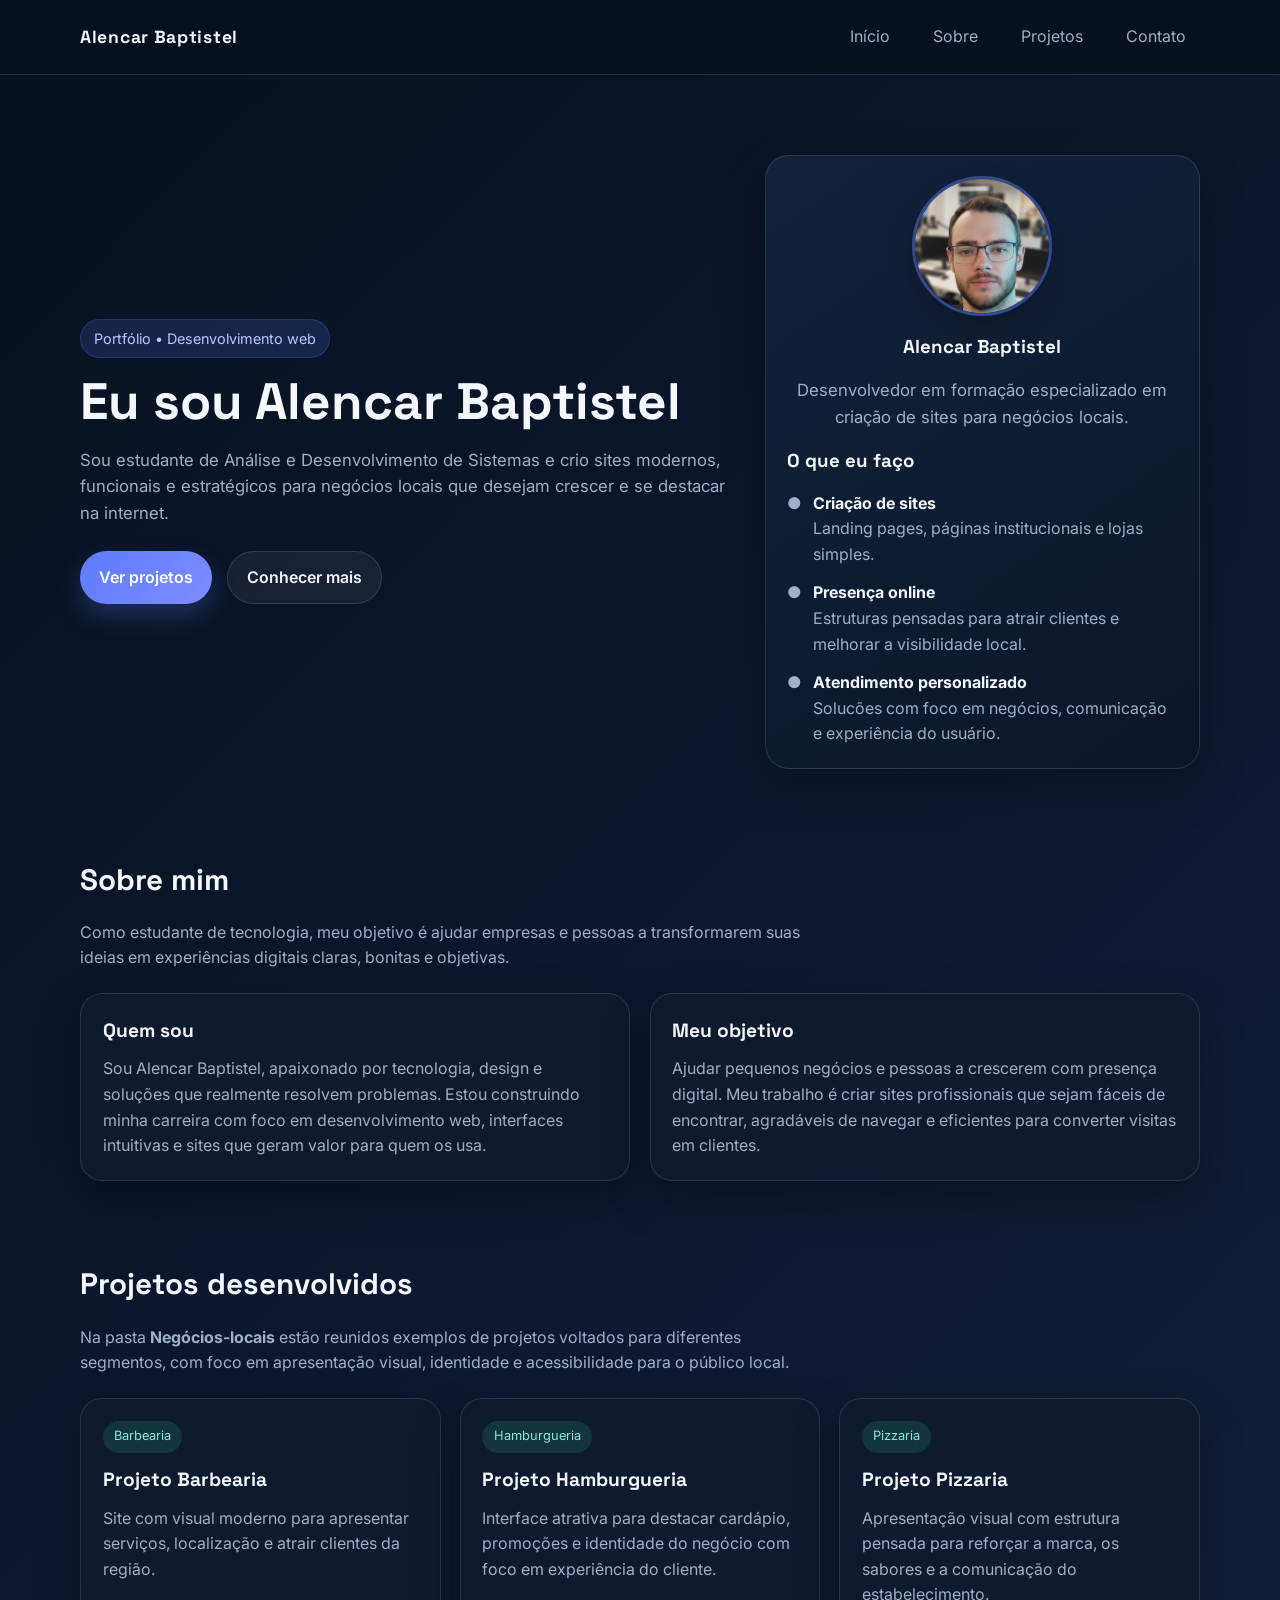
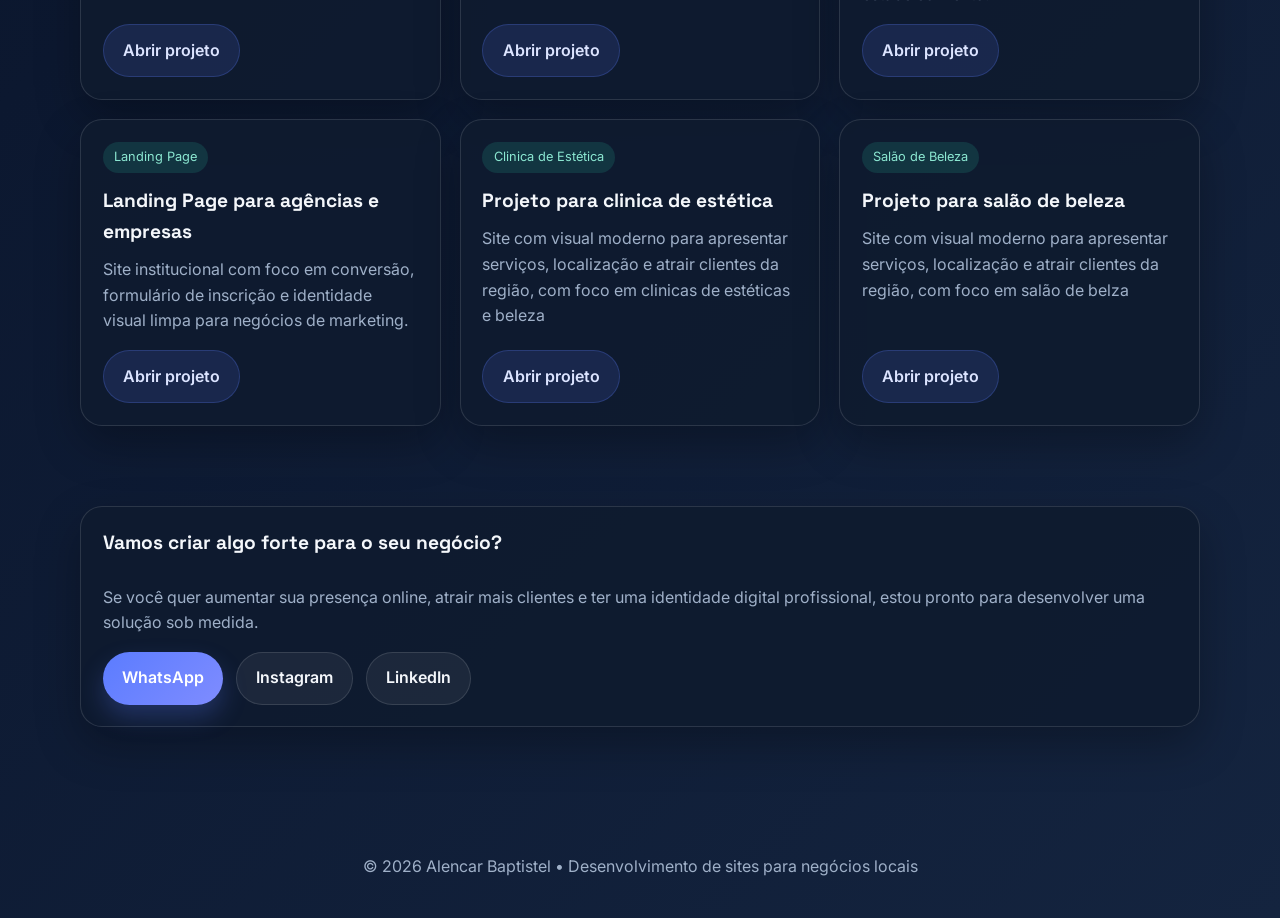
<file: index.html>
<!DOCTYPE html>
<html lang="pt-BR">
  <head>
    <meta charset="UTF-8" />
    <meta name="viewport" content="width=device-width, initial-scale=1.0" />
    <title>Alencar Baptistel | Portfólio</title>
    <meta
      name="description"
      content="Portfólio de Alencar Baptistel, estudante de Análise e Desenvolvimento de Sistemas, especializado em criar sites para negócios locais."
    />
    <link rel="preconnect" href="https://fonts.googleapis.com" />
    <link rel="preconnect" href="https://fonts.gstatic.com" crossorigin />
    <link
      href="https://fonts.googleapis.com/css2?family=Inter:wght@400;500;600;700;800&family=Space+Grotesk:wght@500;700&display=swap"
      rel="stylesheet"
    />
    <link rel="stylesheet" href="styles.css" />
  </head>
  <body>
    <header>
      <div class="container nav">
        <a class="brand" href="#home">Alencar Baptistel</a>
        <nav class="nav-links" aria-label="Navegação principal">
          <a href="#home">Início</a>
          <a href="#sobre">Sobre</a>
          <a href="#projetos">Projetos</a>
          <a href="#contato">Contato</a>
        </nav>
      </div>
    </header>

    <main id="home">
      <section class="container hero">
        <div>
          <span class="eyebrow">Portfólio • Desenvolvimento web</span>
          <h1>Eu sou Alencar Baptistel</h1>
          <p>
            Sou estudante de Análise e Desenvolvimento de Sistemas e crio sites modernos,
            funcionais e estratégicos para negócios locais que desejam crescer e se destacar na internet.
          </p>
          <div class="hero-actions">
            <a class="btn btn-primary" href="#projetos">Ver projetos</a>
            <a class="btn btn-secondary" href="#sobre">Conhecer mais</a>
          </div>
        </div>

        <aside class="hero-card" aria-label="Resumo profissional">
          <div class="profile-card">
            <img src="imagens/foto01.jpg" alt="Foto de Alencar Baptistel" />
            <div>
              <h3>Alencar Baptistel</h3>
              <p>Desenvolvedor em formação especializado em criação de sites para negócios locais.</p>
            </div>
          </div>
          <h3>O que eu faço</h3>
          <ul>
            <li><span>●</span><div><strong>Criação de sites</strong><br />Landing pages, páginas institucionais e lojas simples.</div></li>
            <li><span>●</span><div><strong>Presença online</strong><br />Estruturas pensadas para atrair clientes e melhorar a visibilidade local.</div></li>
            <li><span>●</span><div><strong>Atendimento personalizado</strong><br />Solucões com foco em negócios, comunicação e experiência do usuário.</div></li>
          </ul>
        </aside>
      </section>

      <section id="sobre" class="container">
        <h2 class="section-title">Sobre mim</h2>
        <p class="section-copy">
          Como estudante de tecnologia, meu objetivo é ajudar empresas e pessoas a transformarem suas ideias em experiências digitais claras, bonitas e objetivas.
        </p>
        <div class="grid about-grid">
          <article class="card">
            <h3>Quem sou</h3>
            <p>
              Sou Alencar Baptistel, apaixonado por tecnologia, design e soluções que realmente resolvem problemas. Estou construindo minha carreira com foco em desenvolvimento web, interfaces intuitivas e sites que geram valor para quem os usa.
            </p>
          </article>
          <article class="card">
            <h3>Meu objetivo</h3>
            <p>
              Ajudar pequenos negócios e pessoas a crescerem com presença digital. Meu trabalho é criar sites profissionais que sejam fáceis de encontrar, agradáveis de navegar e eficientes para converter visitas em clientes.
            </p>
          </article>
        </div>
      </section>

      <section id="projetos" class="container">
        <h2 class="section-title">Projetos desenvolvidos</h2>
        <p class="section-copy">
          Na pasta <strong>Negócios-locais</strong> estão reunidos exemplos de projetos voltados para diferentes segmentos, com foco em apresentação visual, identidade e acessibilidade para o público local.
        </p>
        <div class="grid project-grid">
          <article class="card project-card">
            <div>
              <span class="tag">Barbearia</span>
              <h3>Projeto Barbearia</h3>
              <p>Site com visual moderno para apresentar serviços, localização e atrair clientes da região.</p>
            </div>
            <a class="btn" href="negocios-locais/Barbearia/index.html" target="_blank" rel="noreferrer">Abrir projeto</a>
          </article>

          <article class="card project-card">
            <div>
              <span class="tag">Hamburgueria</span>
              <h3>Projeto Hamburgueria</h3>
              <p>Interface atrativa para destacar cardápio, promoções e identidade do negócio com foco em experiência do cliente.</p>
            </div>
            <a class="btn" href="negocios-locais/Hamburgueria/index.html" target="_blank" rel="noreferrer">Abrir projeto</a>
          </article>

          <article class="card project-card">
            <div>
              <span class="tag">Pizzaria</span>
              <h3>Projeto Pizzaria</h3>
              <p>Apresentação visual com estrutura pensada para reforçar a marca, os sabores e a comunicação do estabelecimento.</p>
            </div>
            <a class="btn" href="negocios-locais/Pizzaria/index.html" target="_blank" rel="noreferrer">Abrir projeto</a>
          </article>

          <article class="card project-card">
            <div>
              <span class="tag">Landing Page</span>
              <h3>Landing Page para agências e empresas</h3>
              <p>Site institucional com foco em conversão, formulário de inscrição e identidade visual limpa para negócios de marketing.</p>
            </div>
            <a class="btn" href="negocios-locais/LandingPage/index.html" target="_blank" rel="noreferrer">Abrir projeto</a>
          </article>
          <article class="card project-card">
            <div>
              <span class="tag">Clinica de Estética</span>
              <h3>Projeto para clinica de estética</h3>
              <p>Site com visual moderno para apresentar serviços, localização e atrair clientes da região, com foco em clinicas de estéticas e beleza</p>
            </div>
            <a class="btn" href="negocios-locais/Clinica de Estética/index.html" target="_blank" rel="noreferrer">Abrir projeto</a>
          </article>
          <article class="card project-card">
            <div>
              <span class="tag">Salão de Beleza</span>
              <h3>Projeto para salão de beleza</h3>
              <p>Site com visual moderno para apresentar serviços, localização e atrair clientes da região, com foco em salão de belza</p>
            </div>
            <a class="btn" href="negocios-locais/Salão de Beleza/index.html" target="_blank" rel="noreferrer">Abrir projeto</a>
          </article>
        </div>
      </section>

      <section id="contato" class="container">
        <article class="card contact-card">
          <h3>Vamos criar algo forte para o seu negócio?</h3>
          <p>
            Se você quer aumentar sua presença online, atrair mais clientes e ter uma identidade digital profissional, estou pronto para desenvolver uma solução sob medida.
          </p>
          <div class="contact-links">
            <a class="btn btn-primary" href="https://wa.me/5549999351843" target="_blank" rel="noreferrer">WhatsApp</a>
            <a class="btn btn-secondary" href="https://instagram.com" target="_blank" rel="noreferrer">Instagram</a>
            <a class="btn btn-secondary" href="https://www.linkedin.com" target="_blank" rel="noreferrer">LinkedIn</a>
          </div>
        </article>
      </section>
    </main>

    <footer>
      <div class="container">
        <p>© 2026 Alencar Baptistel • Desenvolvimento de sites para negócios locais</p>
      </div>
    </footer>
  </body>
</html>
</file>
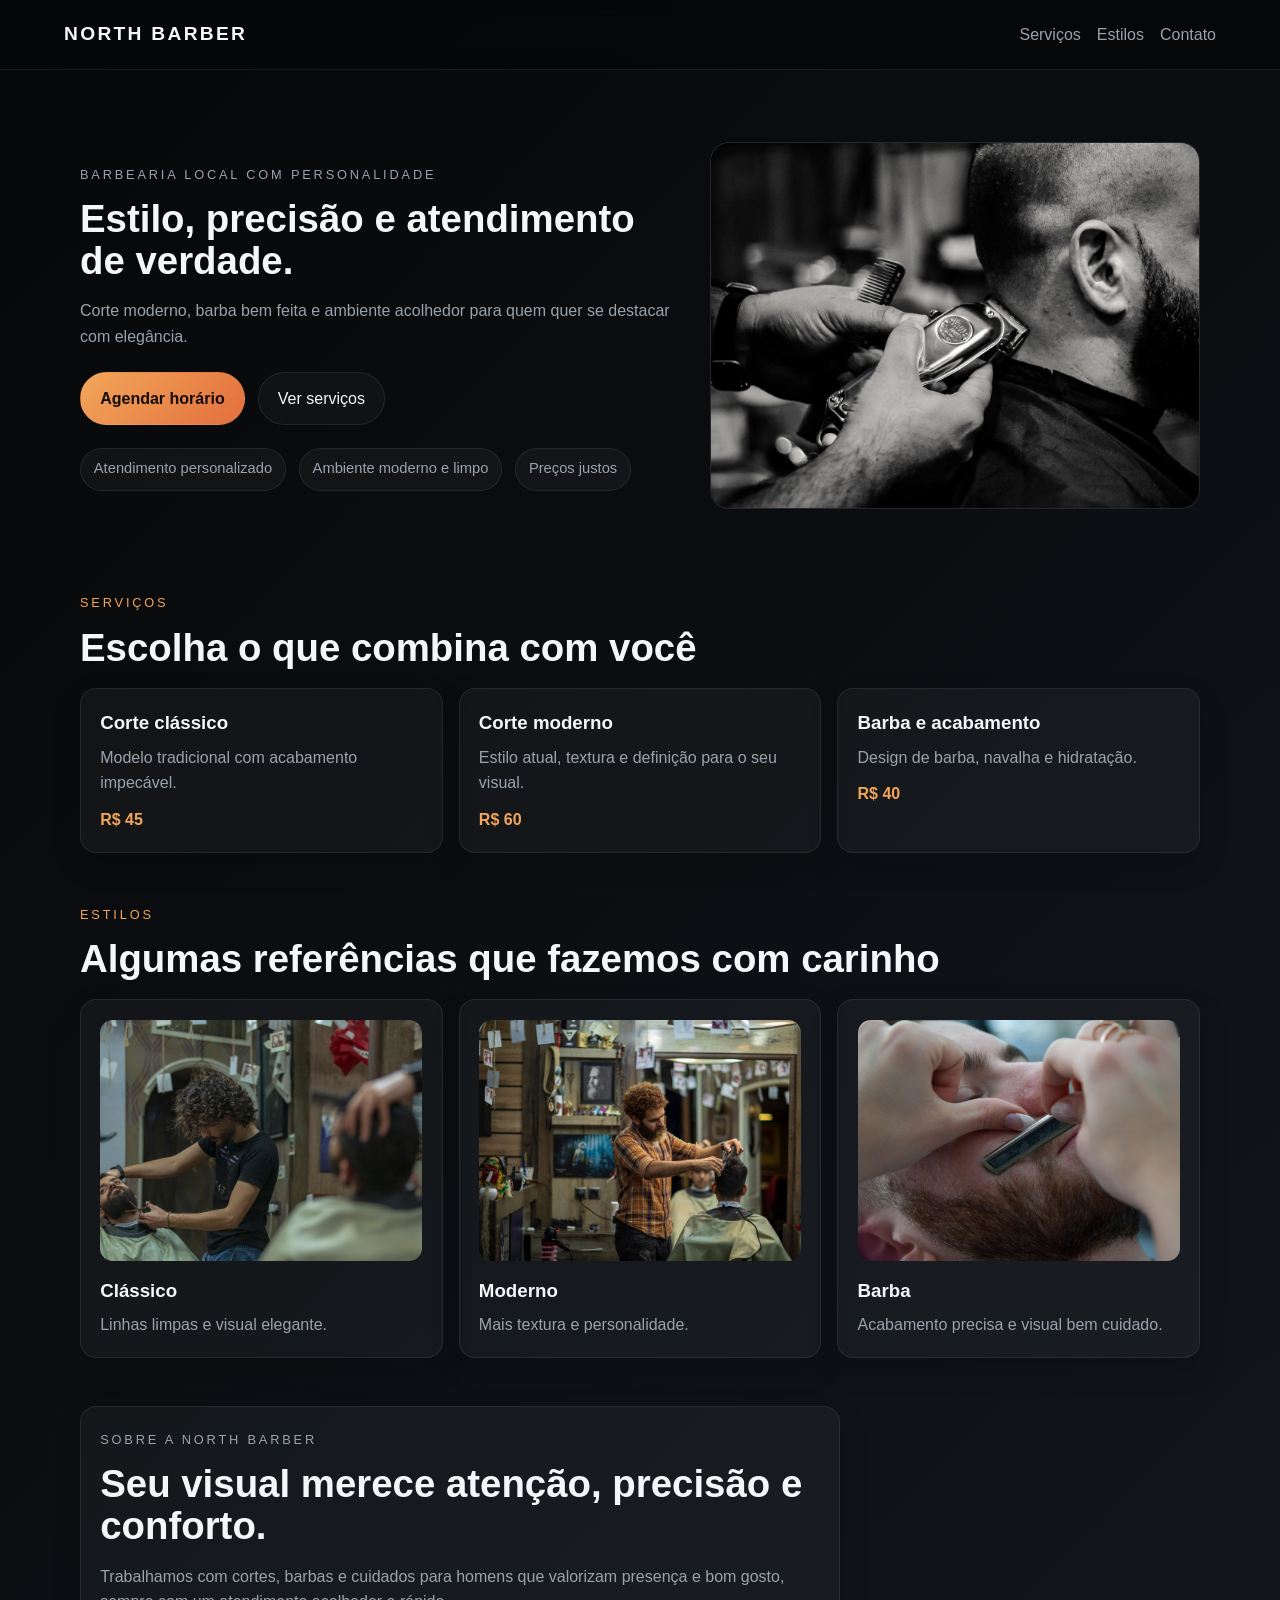
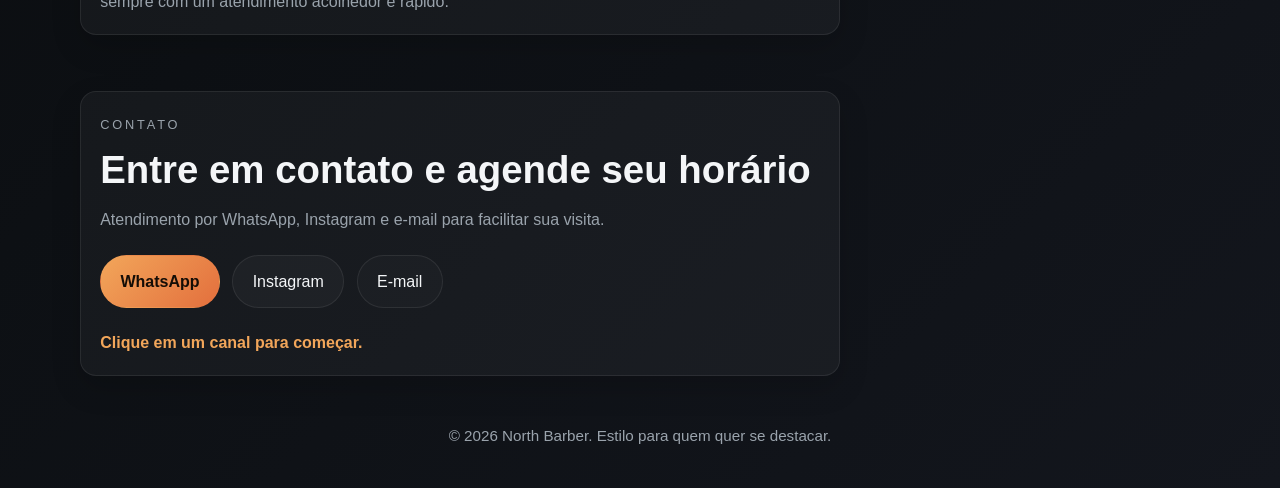
<file: negocios-locais/Barbearia/index.html>
<!DOCTYPE html>
<html lang="pt-BR">
  <head>
    <meta charset="UTF-8" />
    <meta name="viewport" content="width=device-width, initial-scale=1.0" />
    <title>North Barber | Barbearia Premium</title>
    <meta
      name="description"
      content="Barbearia local com cortes modernos, barbas impecáveis e atendimento acolhedor."
    />
    <link rel="stylesheet" href="style.css" />
  </head>
  <body>
    <header class="topbar">
      <a class="brand" href="#">North Barber</a>
      <nav class="nav-links">
        <a href="#servicos">Serviços</a>
        <a href="#estilos">Estilos</a>
        <a href="#contato">Contato</a>
      </nav>
    </header>

    <main>
      <section class="hero">
        <div class="hero-copy">
          <p class="eyebrow">Barbearia local com personalidade</p>
          <h1>Estilo, precisão e atendimento de verdade.</h1>
          <p>
            Corte moderno, barba bem feita e ambiente acolhedor para quem quer
            se destacar com elegância.
          </p>
          <div class="hero-actions">
            <a class="btn btn-primary" href="#contato">Agendar horário</a>
            <a class="btn btn-secondary" href="#servicos">Ver serviços</a>
          </div>
          <ul class="highlights">
            <li>Atendimento personalizado</li>
            <li>Ambiente moderno e limpo</li>
            <li>Preços justos</li>
          </ul>
        </div>

        <div class="hero-media">
          <img src="imagens/photo01.jpg" alt="Ambiente moderno da barbearia" />
        </div>
      </section>

      <section id="servicos" class="section">
        <div class="section-heading">
          <p class="eyebrow">Serviços</p>
          <h2>Escolha o que combina com você</h2>
        </div>

        <div class="cards">
          <article class="card">
            <h3>Corte clássico</h3>
            <p>Modelo tradicional com acabamento impecável.</p>
            <span>R$ 45</span>
          </article>
          <article class="card">
            <h3>Corte moderno</h3>
            <p>Estilo atual, textura e definição para o seu visual.</p>
            <span>R$ 60</span>
          </article>
          <article class="card">
            <h3>Barba e acabamento</h3>
            <p>Design de barba, navalha e hidratação.</p>
            <span>R$ 40</span>
          </article>
        </div>
      </section>

      <section id="estilos" class="section">
        <div class="section-heading">
          <p class="eyebrow">Estilos</p>
          <h2>Algumas referências que fazemos com carinho</h2>
        </div>

        <div class="gallery">
          <article class="gallery-item">
            <img src="imagens/photo02.jpg" alt="Exemplo de corte clássico" />
            <div>
              <h3>Clássico</h3>
              <p>Linhas limpas e visual elegante.</p>
            </div>
          </article>
          <article class="gallery-item">
            <img src="imagens/photo03.jpg" alt="Exemplo de corte moderno" />
            <div>
              <h3>Moderno</h3>
              <p>Mais textura e personalidade.</p>
            </div>
          </article>
          <article class="gallery-item">
            <img src="imagens/photo04.jpg" alt="Exemplo de barba e acabamento" />
            <div>
              <h3>Barba</h3>
              <p>Acabamento precisa e visual bem cuidado.</p>
            </div>
          </article>
        </div>
      </section>

      <section class="section about">
        <div class="about-card">
          <p class="eyebrow">Sobre a North Barber</p>
          <h2>Seu visual merece atenção, precisão e conforto.</h2>
          <p>
            Trabalhamos com cortes, barbas e cuidados para homens que valorizam
            presença e bom gosto, sempre com um atendimento acolhedor e rápido.
          </p>
        </div>
      </section>

      <section id="contato" class="section contact">
        <div class="contact-card">
          <p class="eyebrow">Contato</p>
          <h2>Entre em contato e agende seu horário</h2>
          <p>Atendimento por WhatsApp, Instagram e e-mail para facilitar sua visita.</p>
          <div class="contact-actions">
            <a class="btn btn-primary" href="https://wa.me/5511999999999" target="_blank" rel="noopener noreferrer" data-label="WhatsApp">WhatsApp</a>
            <a class="btn btn-secondary" href="https://www.instagram.com/" target="_blank" rel="noopener noreferrer" data-label="Instagram">Instagram</a>
            <a class="btn btn-tertiary" href="mailto:contato@northbarber.com" data-label="e-mail">E-mail</a>
          </div>
          <p id="feedback">Clique em um canal para começar.</p>
        </div>
      </section>
    </main>

    <footer>
      <p>© <span id="year"></span> North Barber. Estilo para quem quer se destacar.</p>
    </footer>

    <script src="script.js"></script>
  </body>
</html>
</file>
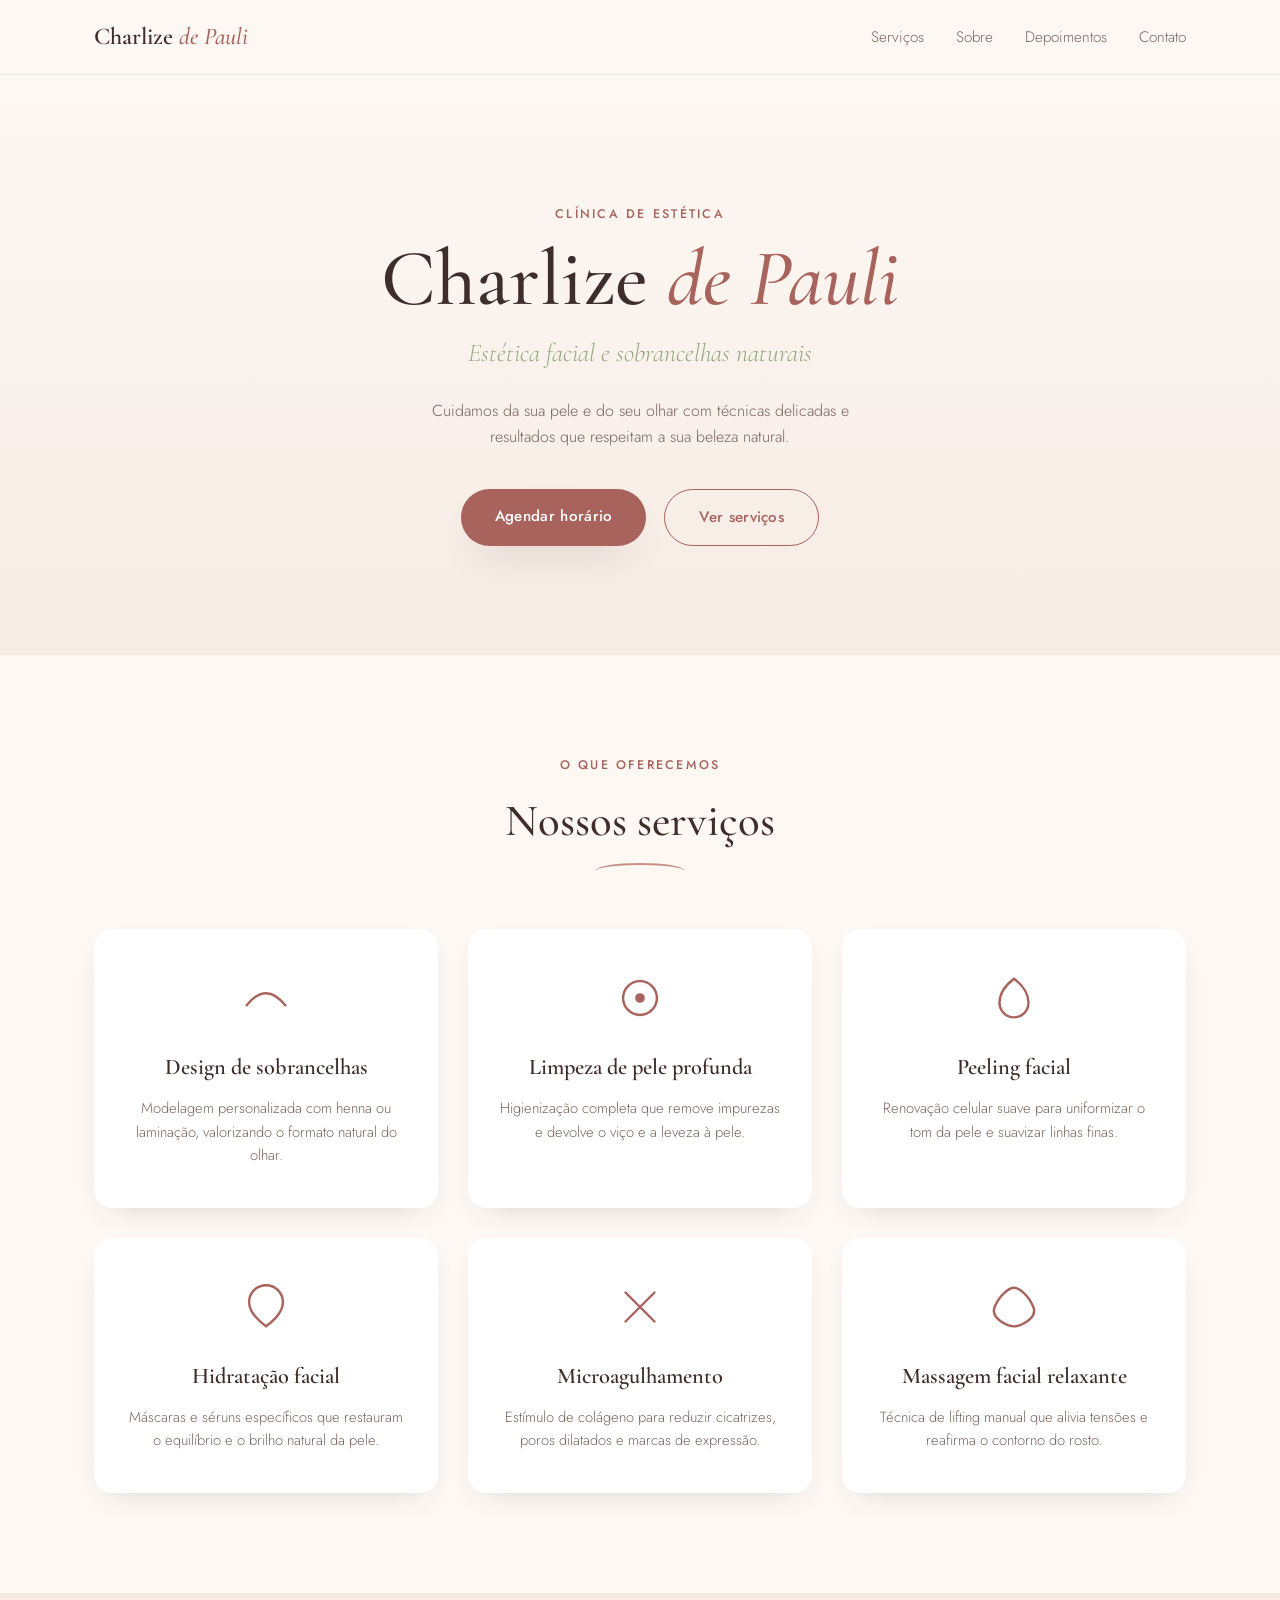
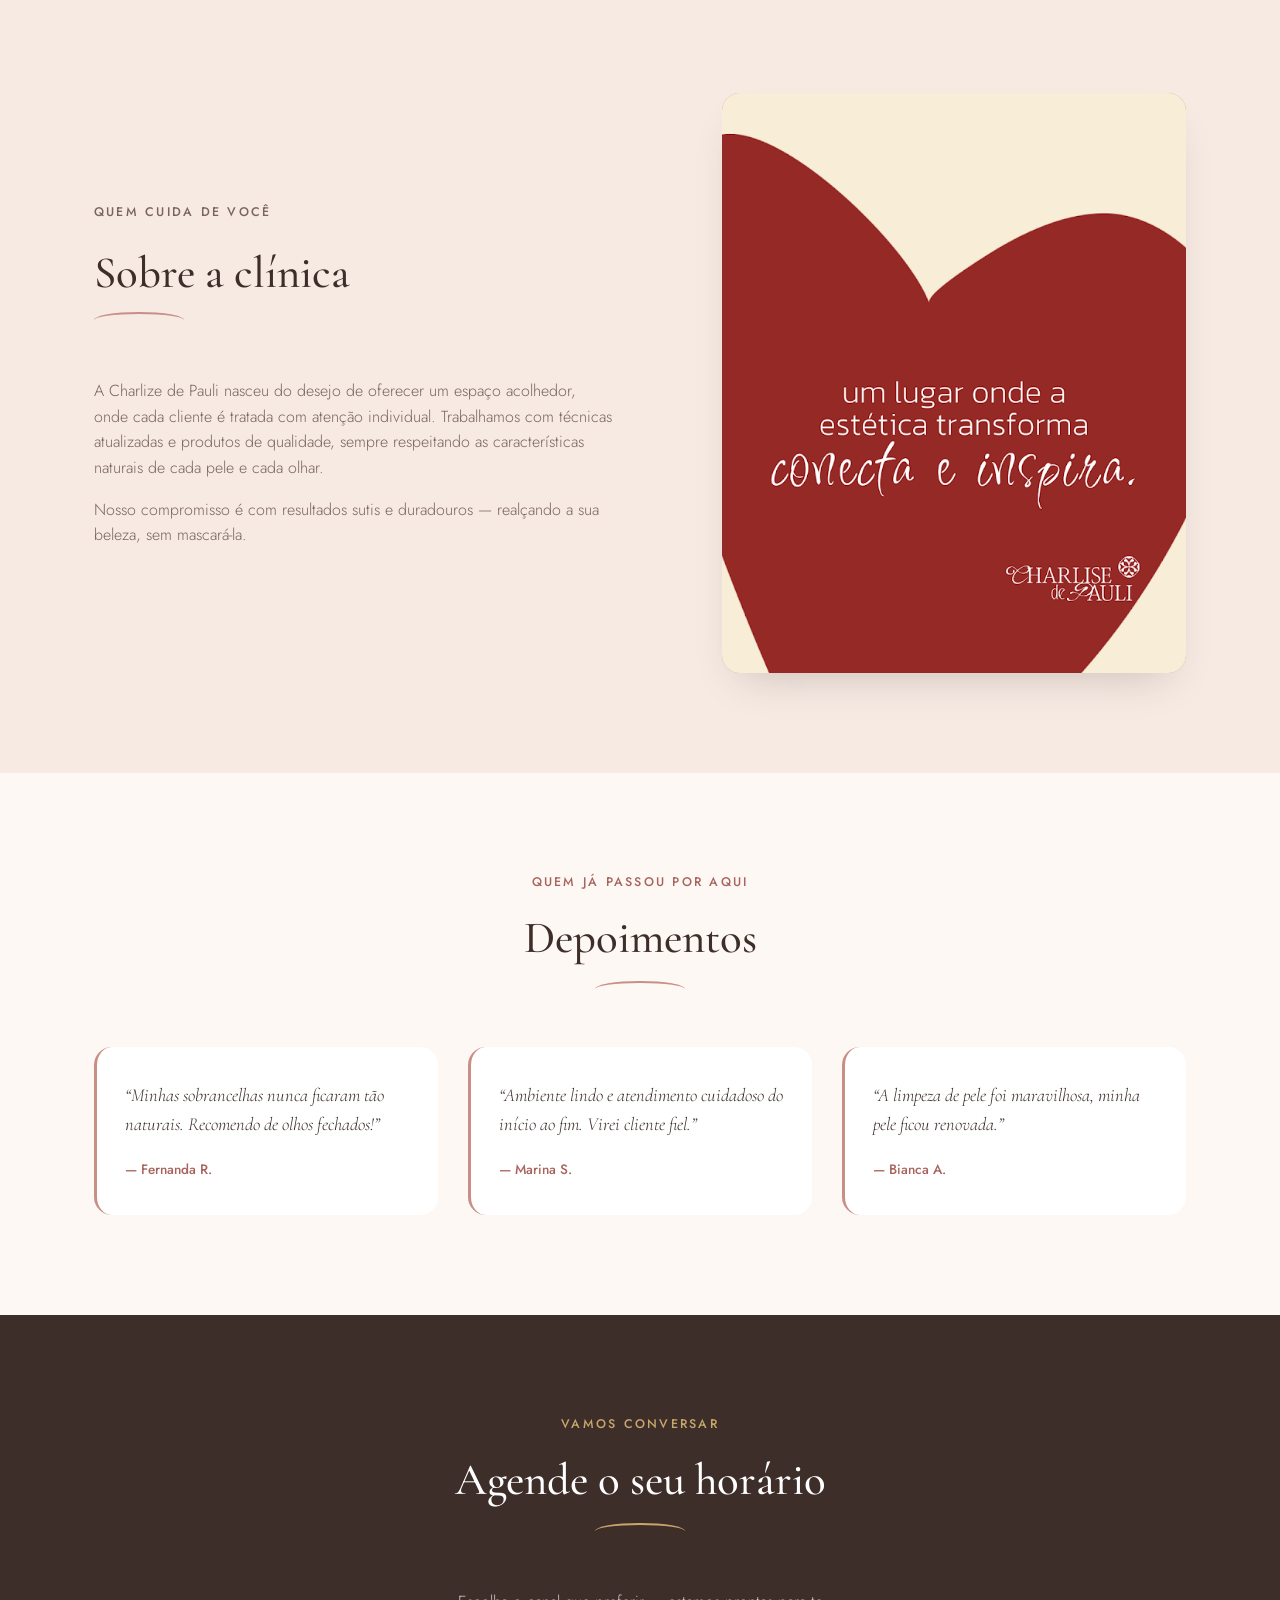
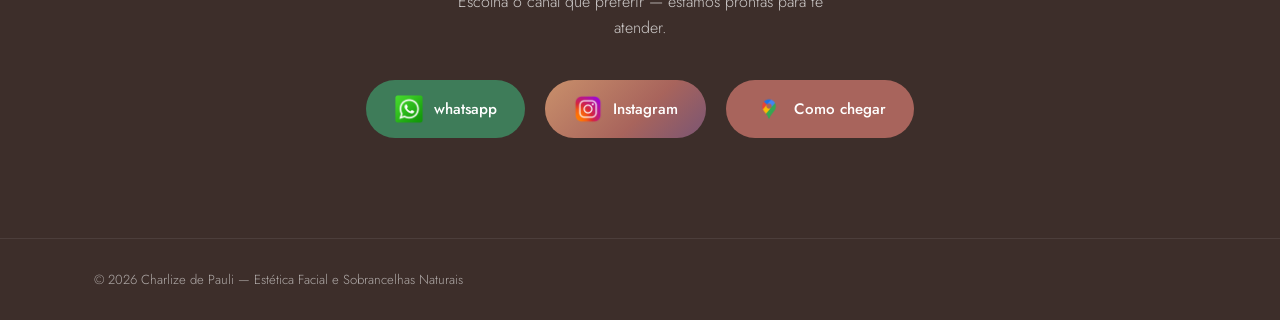
<file: negocios-locais/Clinica de Estética/index.html>
<!DOCTYPE html>
<html lang="pt-BR">
<head>
<meta charset="UTF-8">
<meta name="viewport" content="width=device-width, initial-scale=1.0">
<title>Charlize de Pauli | Estética Facial e Sobrancelhas Naturais</title>
<link rel="preconnect" href="https://fonts.googleapis.com">
<link rel="preconnect" href="https://fonts.gstatic.com" crossorigin>
<link href="https://fonts.googleapis.com/css2?family=Cormorant+Garamond:ital,wght@0,400;0,500;0,600;1,500&family=Jost:wght@300;400;500;600&display=swap" rel="stylesheet">
<link rel="stylesheet" href="style.css">
</head>
<body>

<!-- ===== CABEÇALHO ===== -->
<header class="header">
  <div class="container header__inner">
    <a href="#topo" class="logo">Charlize <span>de Pauli</span></a>

    <nav class="nav" id="nav">
      <a href="#servicos">Serviços</a>
      <a href="#sobre">Sobre</a>
      <a href="#depoimentos">Depoimentos</a>
      <a href="#contato">Contato</a>
    </nav>

    <button class="nav-toggle" id="navToggle" aria-label="Abrir menu" aria-expanded="false">
      <span></span><span></span><span></span>
    </button>
  </div>
</header>

<!-- ===== HERO ===== -->
<section class="hero hero--photo" id="topo" style="--hero-image: url('https://picsum.photos/seed/charlize-hero/1600/900');">
  <div class="hero__arc" aria-hidden="true"></div>

  <div class="container hero__content">
    <p class="eyebrow">Clínica de Estética</p>
    <h1>Charlize <em>de Pauli</em></h1>
    <p class="hero__subtitle">Estética facial e sobrancelhas naturais</p>
    <p class="hero__text">
      Cuidamos da sua pele e do seu olhar com técnicas delicadas e resultados
      que respeitam a sua beleza natural.
    </p>
    <div class="hero__actions">
      <a href="https://wa.me/xxxxxxxxxxxx" class="btn btn--primary" target="_blank" rel="noopener">Agendar horário</a>
      <a href="#servicos" class="btn btn--ghost">Ver serviços</a>
    </div>
  </div>
</section>

<!-- ===== SERVIÇOS ===== -->
<section class="section" id="servicos">
  <div class="container">
    <p class="eyebrow eyebrow--center">O que oferecemos</p>
    <h2 class="section-title">Nossos serviços</h2>

    <div class="cards">

      <article class="card">
        <div class="card__icon">
          <svg viewBox="0 0 48 48" fill="none"><path d="M8 30 Q24 10 40 30" stroke="currentColor" stroke-width="2" stroke-linecap="round"/></svg>
        </div>
        <h3>Design de sobrancelhas</h3>
        <p>Modelagem personalizada com henna ou laminação, valorizando o formato natural do olhar.</p>
      </article>

      <article class="card">
        <div class="card__icon">
          <svg viewBox="0 0 48 48" fill="none"><circle cx="24" cy="24" r="14" stroke="currentColor" stroke-width="2"/><circle cx="24" cy="24" r="4" fill="currentColor"/></svg>
        </div>
        <h3>Limpeza de pele profunda</h3>
        <p>Higienização completa que remove impurezas e devolve o viço e a leveza à pele.</p>
      </article>

      <article class="card">
        <div class="card__icon">
          <svg viewBox="0 0 48 48" fill="none"><path d="M24 8c8 6 12 12 12 20a12 12 0 1 1-24 0c0-8 4-14 12-20Z" stroke="currentColor" stroke-width="2"/></svg>
        </div>
        <h3>Peeling facial</h3>
        <p>Renovação celular suave para uniformizar o tom da pele e suavizar linhas finas.</p>
      </article>

      <article class="card">
        <div class="card__icon">
          <svg viewBox="0 0 48 48" fill="none"><path d="M24 40c8-6 14-13 14-20a14 14 0 0 0-28 0c0 7 6 14 14 20Z" stroke="currentColor" stroke-width="2"/></svg>
        </div>
        <h3>Hidratação facial</h3>
        <p>Máscaras e séruns específicos que restauram o equilíbrio e o brilho natural da pele.</p>
      </article>

      <article class="card">
        <div class="card__icon">
          <svg viewBox="0 0 48 48" fill="none"><path d="M12 12 L36 36 M36 12 L12 36" stroke="currentColor" stroke-width="2" stroke-linecap="round"/></svg>
        </div>
        <h3>Microagulhamento</h3>
        <p>Estímulo de colágeno para reduzir cicatrizes, poros dilatados e marcas de expressão.</p>
      </article>

      <article class="card">
        <div class="card__icon">
          <svg viewBox="0 0 48 48" fill="none"><path d="M8 24c4-10 12-16 16-16s12 6 16 16-12 16-16 16-20-6-16-16Z" stroke="currentColor" stroke-width="2"/></svg>
        </div>
        <h3>Massagem facial relaxante</h3>
        <p>Técnica de lifting manual que alivia tensões e reafirma o contorno do rosto.</p>
      </article>

    </div>
  </div>
</section>

<!-- ===== SOBRE ===== -->
<section class="section section--alt" id="sobre">
  <div class="container about">
    <div class="about__text">
      <p class="eyebrow">Quem cuida de você</p>
      <h2 class="section-title section-title--left">Sobre a clínica</h2>
      <p>
        A Charlize de Pauli nasceu do desejo de oferecer um espaço acolhedor,
        onde cada cliente é tratada com atenção individual. Trabalhamos com
        técnicas atualizadas e produtos de qualidade, sempre respeitando as
        características naturais de cada pele e cada olhar.
      </p>
      <p>
        Nosso compromisso é com resultados sutis e duradouros — realçando a
        sua beleza, sem mascará-la.
      </p>
    </div>
    <div class="about__frame" aria-hidden="true">
      <img src="imagens/unnamed.png" alt="Ambiente da clínica Charlize de Pauli">
    </div>
  </div>
</section>

<!-- ===== DEPOIMENTOS ===== -->
<section class="section" id="depoimentos">
  <div class="container">
    <p class="eyebrow eyebrow--center">Quem já passou por aqui</p>
    <h2 class="section-title">Depoimentos</h2>

    <div class="testimonials">
      <blockquote class="testimonial">
        <p>“Minhas sobrancelhas nunca ficaram tão naturais. Recomendo de olhos fechados!”</p>
        <cite>— Fernanda R.</cite>
      </blockquote>
      <blockquote class="testimonial">
        <p>“Ambiente lindo e atendimento cuidadoso do início ao fim. Virei cliente fiel.”</p>
        <cite>— Marina S.</cite>
      </blockquote>
      <blockquote class="testimonial">
        <p>“A limpeza de pele foi maravilhosa, minha pele ficou renovada.”</p>
        <cite>— Bianca A.</cite>
      </blockquote>
    </div>
  </div>
</section>

<!-- ===== CONTATO ===== -->
<section class="section section--dark" id="contato">
  <div class="container contact">
    <p class="eyebrow eyebrow--center eyebrow--light">Vamos conversar</p>
    <h2 class="section-title section-title--light">Agende o seu horário</h2>
    <p class="contact__text">
      Escolha o canal que preferir — estamos prontas para te atender.
    </p>

    <div class="contact__buttons">
      <a href="https://wa.me/xxxxxxxxxxxx" class="contact-btn contact-btn--whatsapp" target="_blank" rel="noopener">
        <img src="imagens/whatsapp.png" alt="whatsapp" width="30px" height="30px">
        <span>whatsapp</span>
      </a>

      <a href="https://www.instagram.com" class="contact-btn contact-btn--instagram" target="_blank" rel="noopener">
        <img src="imagens/instagram.png" alt="instagram" width="30px" height="30px">
        <span>Instagram</span>
      </a>

      <a href="https://maps.google.com/" class="contact-btn contact-btn--maps" target="_blank" rel="noopener">
       <img src="imagens/localizacao.png" alt="localizacao" width="30px" height="30px">
        <span>Como chegar</span>
      </a>
    </div>
  </div>
</section>

<!-- ===== RODAPÉ ===== -->
<footer class="footer">
  <div class="container footer__inner">
    <p>&copy; 2026 Charlize de Pauli — Estética Facial e Sobrancelhas Naturais</p>
    
  </div>
</footer>

<script>
  const navToggle = document.getElementById('navToggle');
  const nav = document.getElementById('nav');
  navToggle.addEventListener('click', () => {
    const isOpen = nav.classList.toggle('nav--open');
    navToggle.classList.toggle('nav-toggle--active', isOpen);
    navToggle.setAttribute('aria-expanded', isOpen);
  });
  nav.querySelectorAll('a').forEach(link => {
    link.addEventListener('click', () => {
      nav.classList.remove('nav--open');
      navToggle.classList.remove('nav-toggle--active');
      navToggle.setAttribute('aria-expanded', false);
    });
  });
</script>

</body>
</html>
</file>
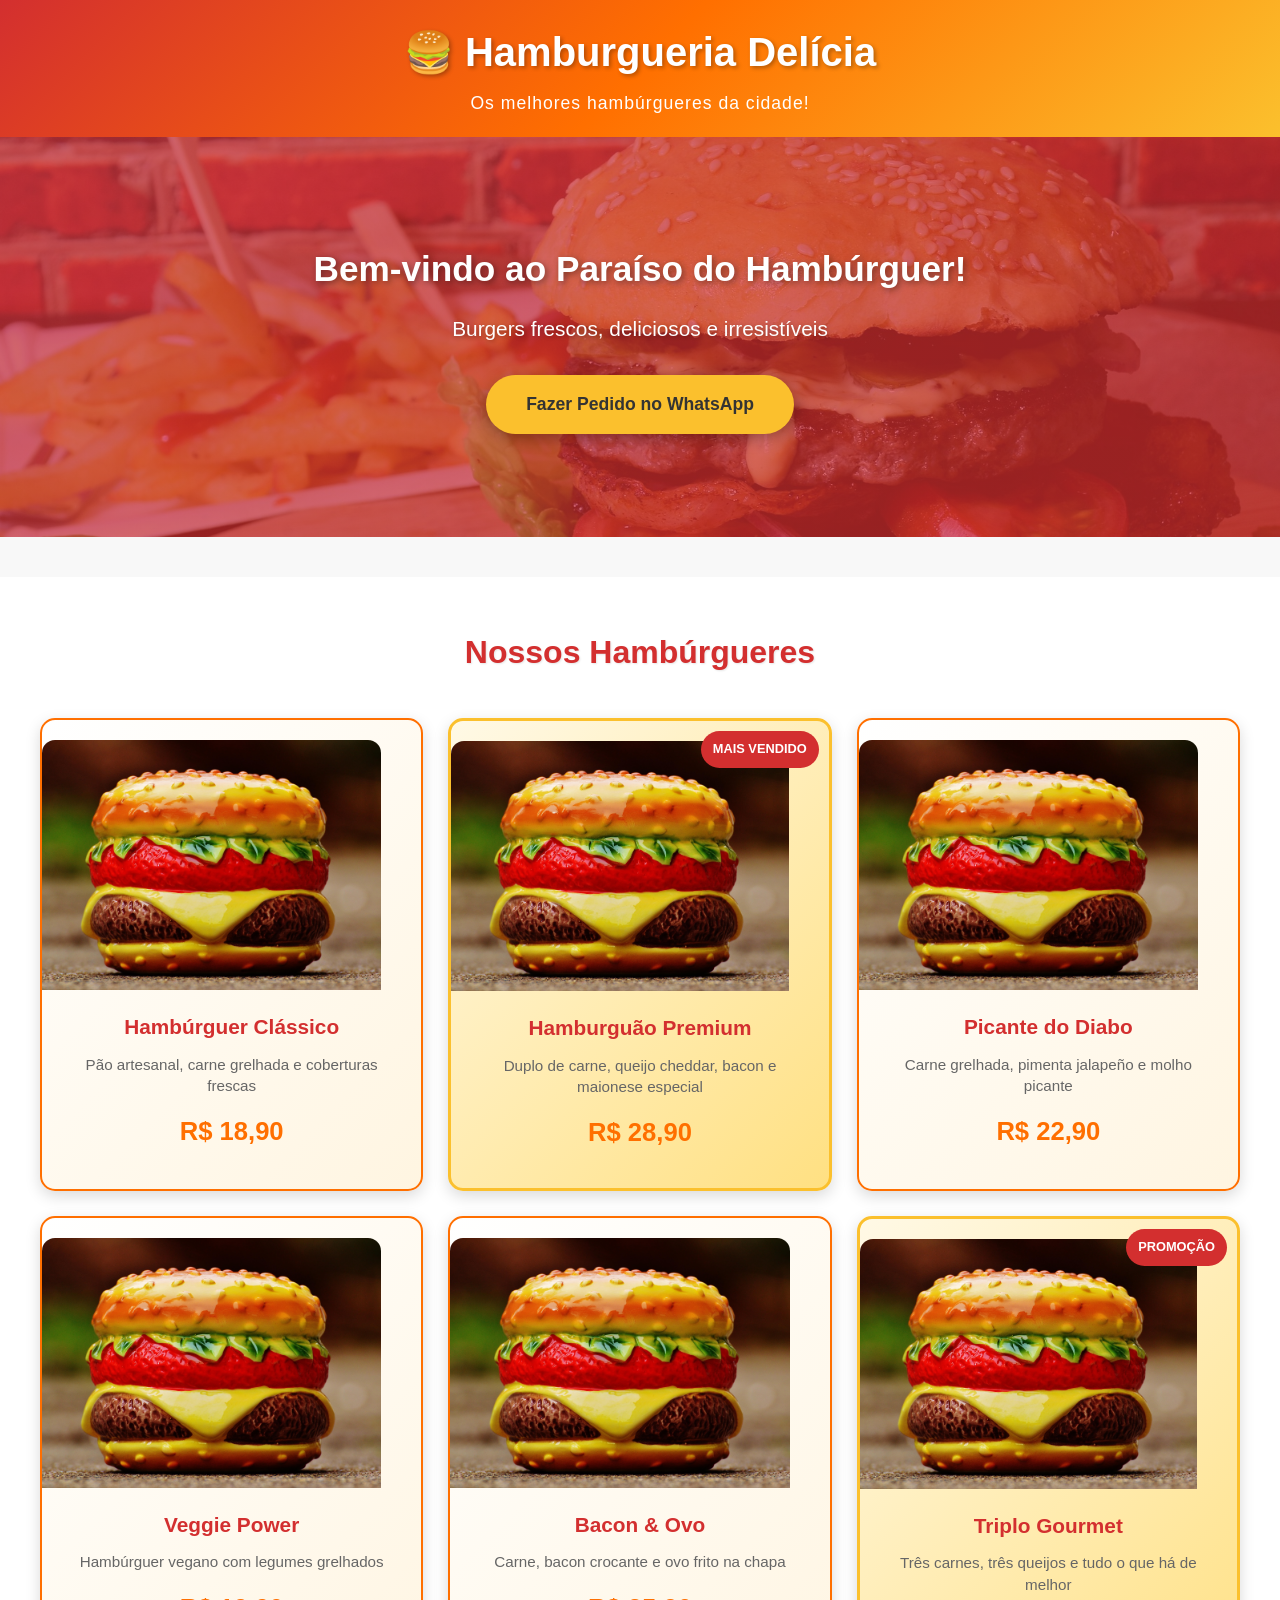
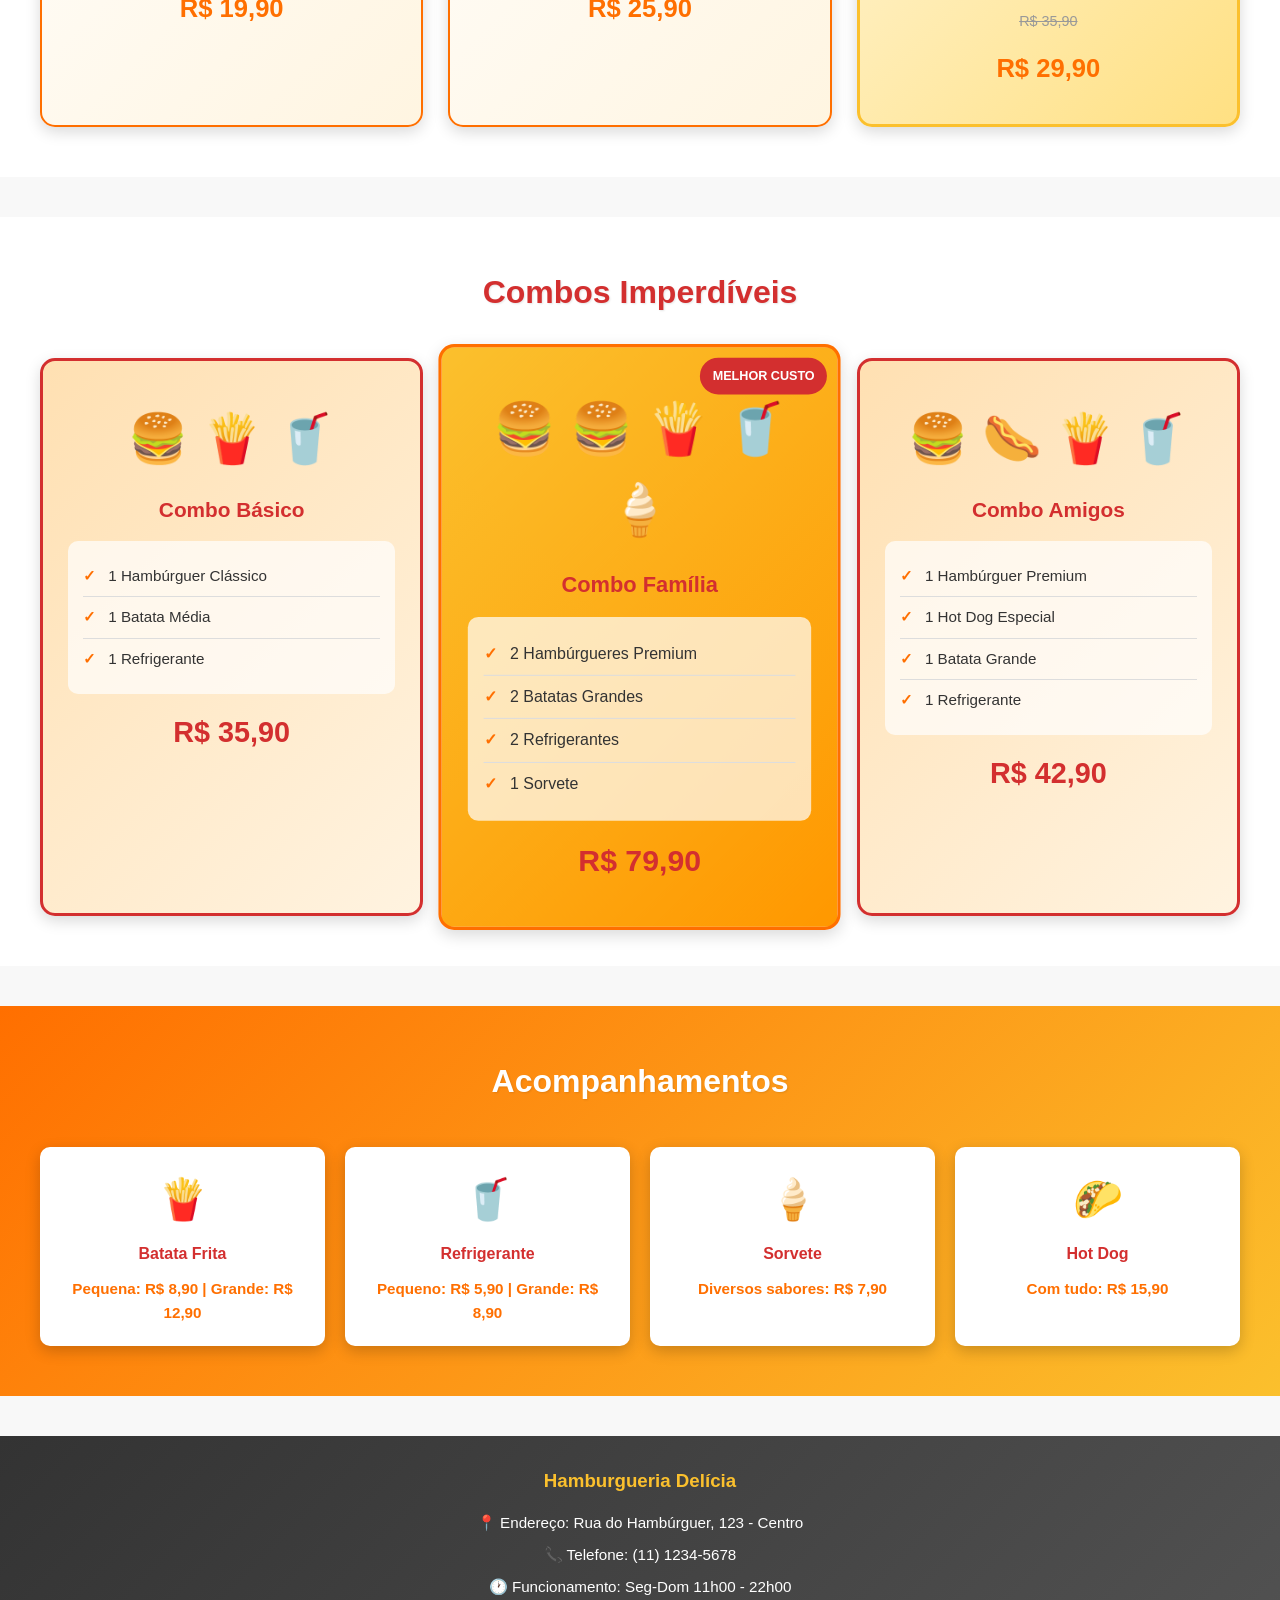
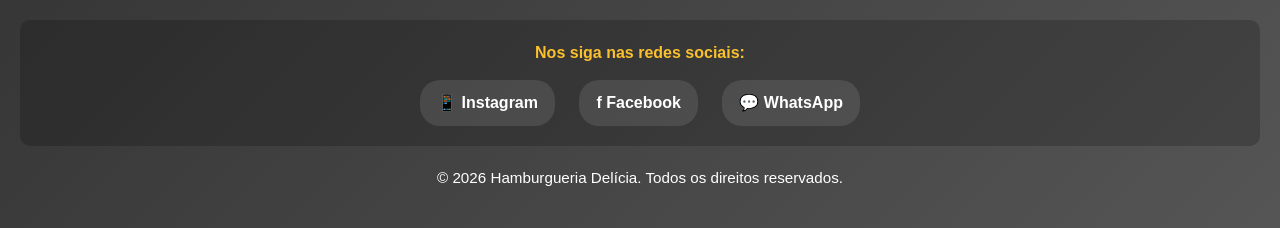
<file: negocios-locais/Hamburgueria/index.html>
<!DOCTYPE html>
<html lang="pt-BR">
<head>
    <meta charset="UTF-8">
    <meta name="viewport" content="width=device-width, initial-scale=1.0">
    <title>Hamburgueria Delícia - Os Melhores Hambúrgueres da Cidade</title>
    <link rel="stylesheet" href="style.css">
</head>
<body>
    <!-- Header com Logo -->
    <header class="header">
        <div class="header-content">
            <h1>🍔 Hamburgueria Delícia</h1>
            <p>Os melhores hambúrgueres da cidade!</p>
        </div>
    </header>

    <!-- Seção Hero com Background -->
    <section class="hero" style="background-image: url('imagens/foto2.jpg')">
        <div class="hero-overlay"></div>
        <div class="hero-content">
            <h2>Bem-vindo ao Paraíso do Hambúrguer!</h2>
            <p>Burgers frescos, deliciosos e irresistíveis</p>
            <a href="https://wa.me/5511912345678?text=Olá! Gostaria de fazer um pedido na Hamburgueria Delícia!" class="btn-pedido" target="_blank">Fazer Pedido no WhatsApp</a>
        </div>
    </section>

    <!-- Seção de Hambúrgueres -->
    <section class="produtos">
        <h2 class="titulo-secao">Nossos Hambúrgueres</h2>
        <div class="container-produtos">
            <!-- Produto 1 -->
            <div class="card-produto">
                <div class="imagem-container">
                    <img src="imagens/foto01.jpg" alt="Hambúrguer Clássico">
                </div>
                <h3>Hambúrguer Clássico</h3>
                <p class="descricao">Pão artesanal, carne grelhada e coberturas frescas</p>
                <p class="preco">R$ 18,90</p>
            </div>

            <!-- Produto 2 -->
            <div class="card-produto destaque">
                <span class="badge">MAIS VENDIDO</span>
                <div class="imagem-container">
                    <img src="imagens/foto01.jpg" alt="Hamburguão Premium">
                </div>
                <h3>Hamburguão Premium</h3>
                <p class="descricao">Duplo de carne, queijo cheddar, bacon e maionese especial</p>
                <p class="preco">R$ 28,90</p>
            </div>

            <!-- Produto 3 -->
            <div class="card-produto">
                <div class="imagem-container">
                    <img src="imagens/foto01.jpg" alt="Picante do Diabo">
                </div>
                <h3>Picante do Diabo</h3>
                <p class="descricao">Carne grelhada, pimenta jalapeño e molho picante</p>
                <p class="preco">R$ 22,90</p>
            </div>

            <!-- Produto 4 -->
            <div class="card-produto">
                <div class="imagem-container">
                    <img src="imagens/foto01.jpg" alt="Veggie Power">
                </div>
                <h3>Veggie Power</h3>
                <p class="descricao">Hambúrguer vegano com legumes grelhados</p>
                <p class="preco">R$ 19,90</p>
            </div>

            <!-- Produto 5 -->
            <div class="card-produto">
                <div class="imagem-container">
                    <img src="imagens/foto01.jpg" alt="Bacon & Ovo">
                </div>
                <h3>Bacon & Ovo</h3>
                <p class="descricao">Carne, bacon crocante e ovo frito na chapa</p>
                <p class="preco">R$ 25,90</p>
            </div>

            <!-- Produto 6 -->
            <div class="card-produto destaque">
                <span class="badge">PROMOÇÃO</span>
                <div class="imagem-container">
                    <img src="imagens/foto01.jpg" alt="Triplo Gourmet">
                </div>
                <h3>Triplo Gourmet</h3>
                <p class="descricao">Três carnes, três queijos e tudo o que há de melhor</p>
                <p class="preco-antes">R$ 35,90</p>
                <p class="preco">R$ 29,90</p>
            </div>
        </div>
    </section>

    <!-- Seção de Combos -->
    <section class="combos">
        <h2 class="titulo-secao">Combos Imperdíveis</h2>
        <div class="container-combos">
            <!-- Combo 1 -->
            <div class="card-combo">
                <div class="combo-imagem">🍔 🍟 🥤</div>
                <h3>Combo Básico</h3>
                <ul class="lista-itens">
                    <li>1 Hambúrguer Clássico</li>
                    <li>1 Batata Média</li>
                    <li>1 Refrigerante</li>
                </ul>
                <p class="preco-combo">R$ 35,90</p>
            </div>

            <!-- Combo 2 -->
            <div class="card-combo destaque">
                <span class="badge-combo">MELHOR CUSTO</span>
                <div class="combo-imagem">🍔 🍔 🍟 🥤 🍦</div>
                <h3>Combo Família</h3>
                <ul class="lista-itens">
                    <li>2 Hambúrgueres Premium</li>
                    <li>2 Batatas Grandes</li>
                    <li>2 Refrigerantes</li>
                    <li>1 Sorvete</li>
                </ul>
                <p class="preco-combo">R$ 79,90</p>
            </div>

            <!-- Combo 3 -->
            <div class="card-combo">
                <div class="combo-imagem">🍔 🌭 🍟 🥤</div>
                <h3>Combo Amigos</h3>
                <ul class="lista-itens">
                    <li>1 Hambúrguer Premium</li>
                    <li>1 Hot Dog Especial</li>
                    <li>1 Batata Grande</li>
                    <li>1 Refrigerante</li>
                </ul>
                <p class="preco-combo">R$ 42,90</p>
            </div>
        </div>
    </section>

    <!-- Seção de Adicionais -->
    <section class="adicionais">
        <h2 class="titulo-secao">Acompanhamentos</h2>
        <div class="container-adicionais">
            <div class="item-adicional">
                <span class="emoji">🍟</span>
                <h4>Batata Frita</h4>
                <p>Pequena: R$ 8,90 | Grande: R$ 12,90</p>
            </div>

            <div class="item-adicional">
                <span class="emoji">🥤</span>
                <h4>Refrigerante</h4>
                <p>Pequeno: R$ 5,90 | Grande: R$ 8,90</p>
            </div>

            <div class="item-adicional">
                <span class="emoji">🍦</span>
                <h4>Sorvete</h4>
                <p>Diversos sabores: R$ 7,90</p>
            </div>

            <div class="item-adicional">
                <span class="emoji">🌮</span>
                <h4>Hot Dog</h4>
                <p>Com tudo: R$ 15,90</p>
            </div>
        </div>
    </section>

    <!-- Footer -->
    <footer class="footer">
        <div class="footer-content">
            <h3>Hamburgueria Delícia</h3>
            <p>📍 Endereço: Rua do Hambúrguer, 123 - Centro</p>
            <p>📞 Telefone: (11) 1234-5678</p>
            <p>🕐 Funcionamento: Seg-Dom 11h00 - 22h00</p>
            
            <!-- Redes Sociais -->
            <div class="redes-sociais">
                <h4>Nos siga nas redes sociais:</h4>
                <a href="https://www.instagram.com" target="_blank" class="social-link" title="Instagram">📱 Instagram</a>
                <a href="https://www.facebook.com" target="_blank" class="social-link" title="Facebook">f Facebook</a>
                <a href="https://wa.me/5511912345678" target="_blank" class="social-link" title="WhatsApp">💬 WhatsApp</a>
            </div>
            
            <p>&copy; 2026 Hamburgueria Delícia. Todos os direitos reservados.</p>
        </div>
    </footer>
</body>
</html>
</file>
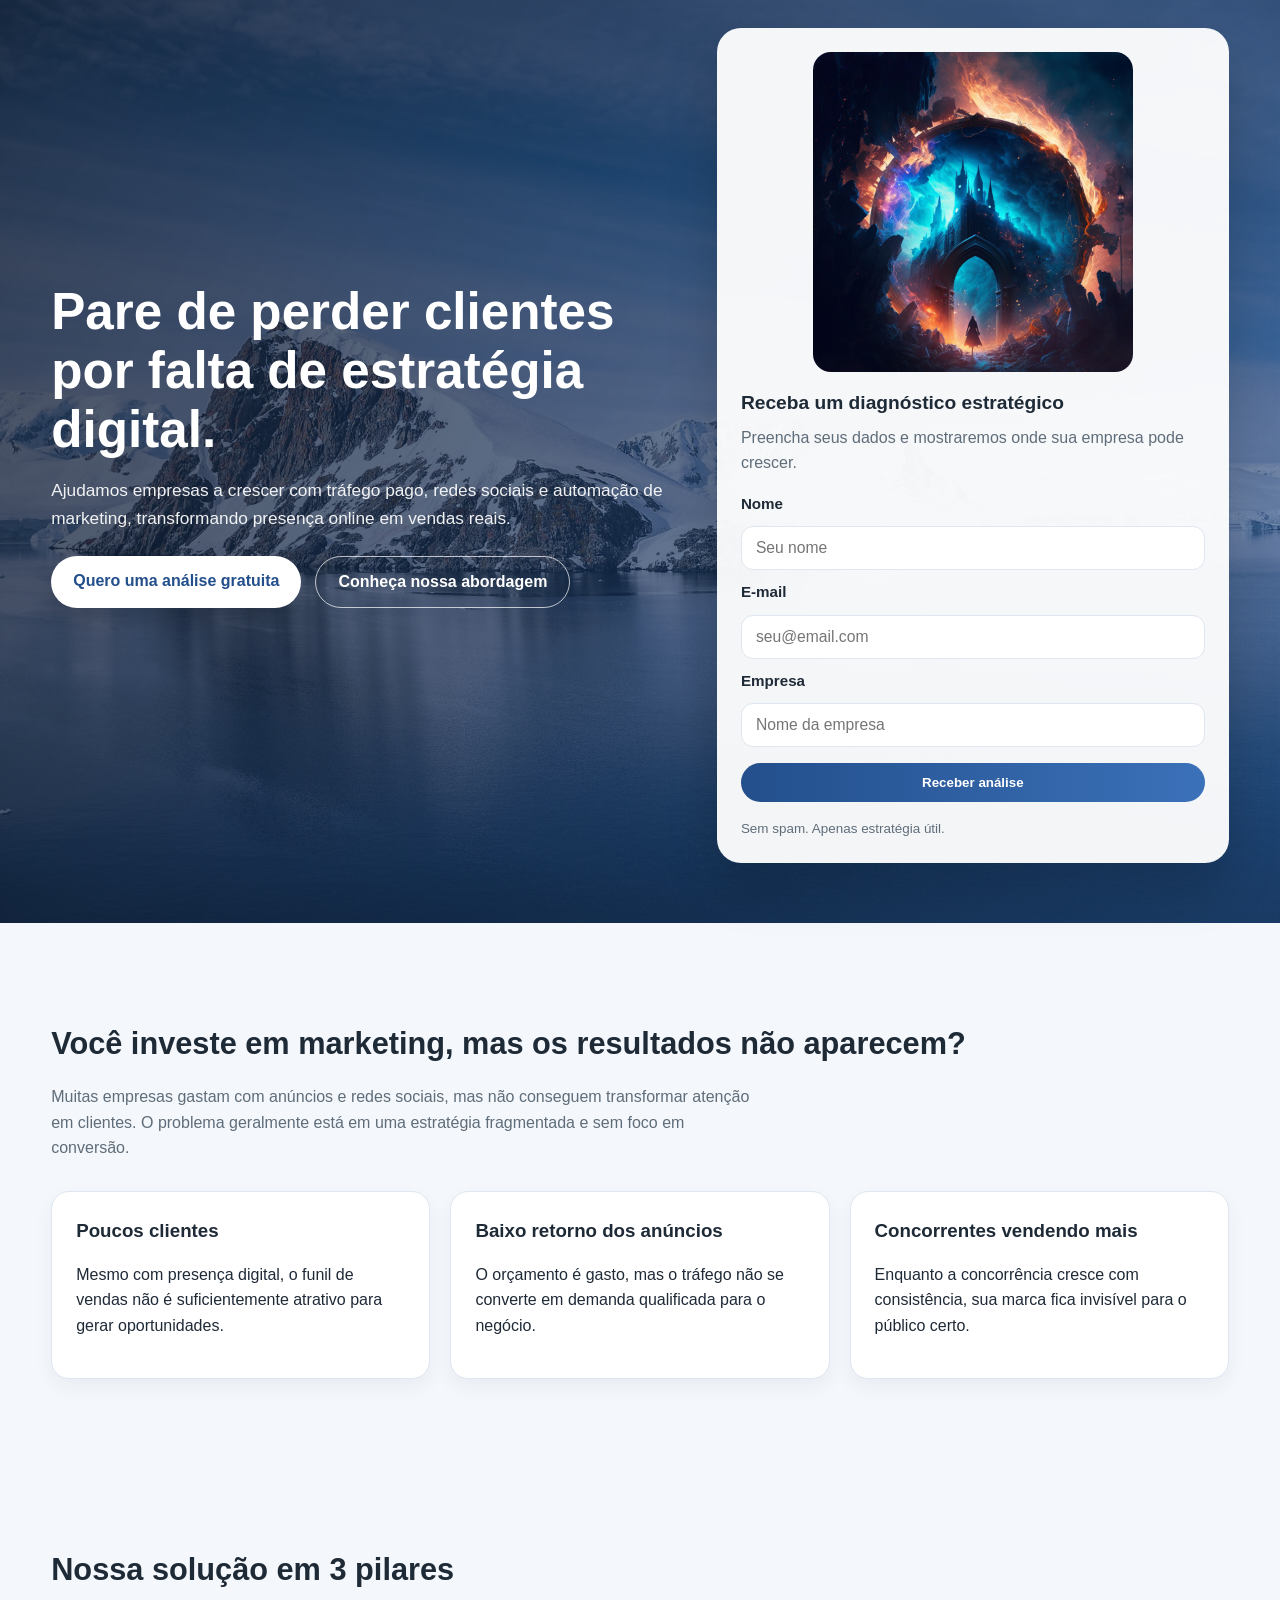
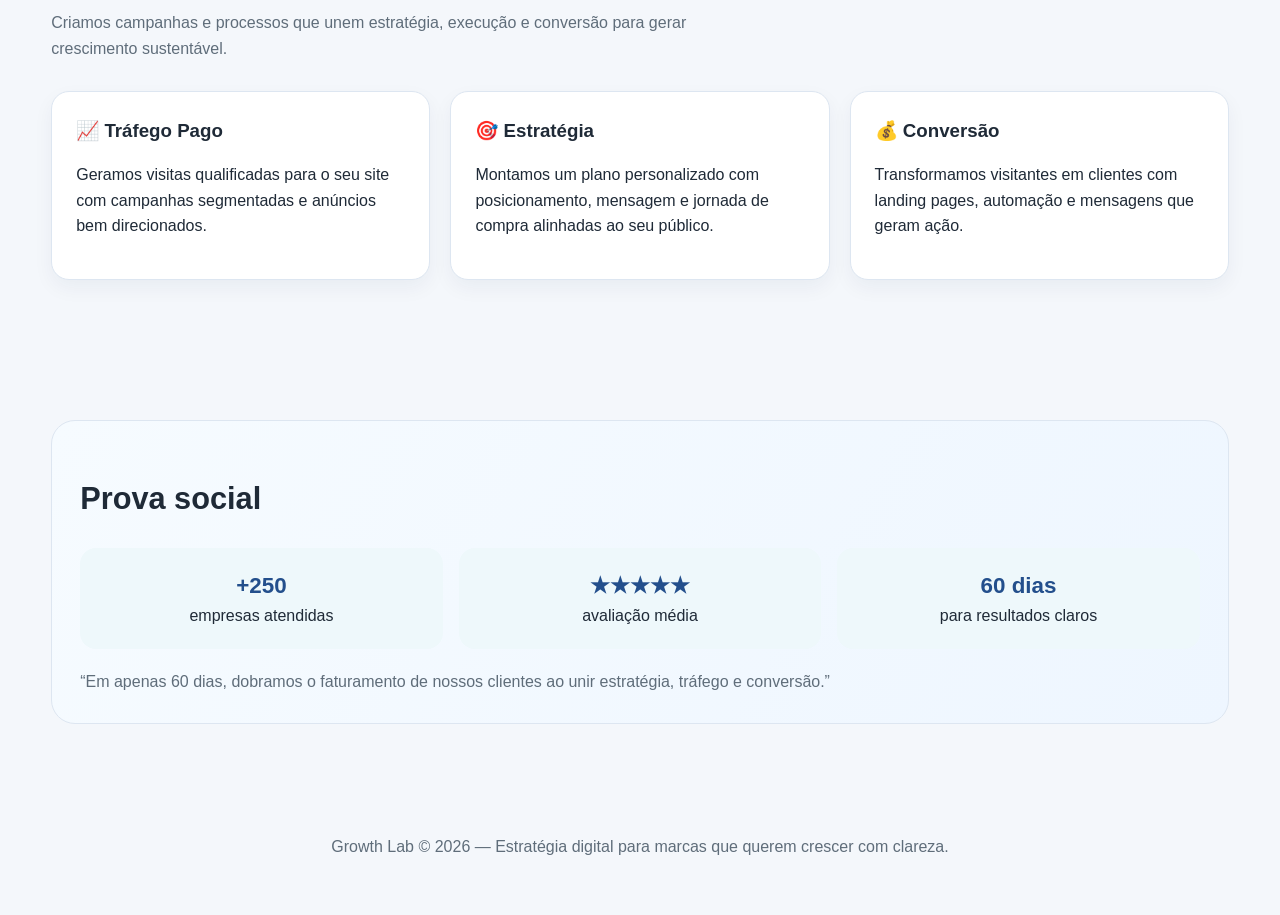
<file: negocios-locais/LandingPage/index.html>
<!DOCTYPE html>
<html lang="pt-BR">
  <head>
    <meta charset="UTF-8" />
    <meta name="viewport" content="width=device-width, initial-scale=1.0" />
    <title>Growth Lab | Marketing que gera resultado</title>
    <link rel="stylesheet" href="styles.css" />
  </head>
  <body>
    <header class="hero">
      <div class="container">
        <div class="hero-content">
          <h1>Pare de perder clientes por falta de estratégia digital.</h1>
          <p>
            Ajudamos empresas a crescer com tráfego pago, redes sociais e automação de marketing,
            transformando presença online em vendas reais.
          </p>
          <div class="hero-actions">
            <a class="btn btn-primary" href="#inscricao">Quero uma análise gratuita</a>
            <a class="btn btn-secondary" href="#solucao">Conheça nossa abordagem</a>
          </div>
        </div>

        <div class="hero-card" id="inscricao">
          <img src="imagens/foto00.jpg" alt="Equipe de marketing trabalhando" />
          <h3>Receba um diagnóstico estratégico</h3>
          <p>Preencha seus dados e mostraremos onde sua empresa pode crescer.</p>
          <form>
            <label for="nome">Nome</label>
            <input id="nome" type="text" placeholder="Seu nome" />

            <label for="email">E-mail</label>
            <input id="email" type="email" placeholder="seu@email.com" />

            <label for="empresa">Empresa</label>
            <input id="empresa" type="text" placeholder="Nome da empresa" />

            <button type="submit">Receber análise</button>
            <div class="small-text">Sem spam. Apenas estratégia útil.</div>
          </form>
        </div>
      </div>
    </header>

    <main>
      <section>
        <h2 class="section-title">Você investe em marketing, mas os resultados não aparecem?</h2>
        <p class="section-subtitle">
          Muitas empresas gastam com anúncios e redes sociais, mas não conseguem transformar atenção em clientes. O problema geralmente está em uma estratégia fragmentada e sem foco em conversão.
        </p>

        <div class="grid cards">
          <article class="card">
            <h3>Poucos clientes</h3>
            <p>Mesmo com presença digital, o funil de vendas não é suficientemente atrativo para gerar oportunidades.</p>
          </article>
          <article class="card">
            <h3>Baixo retorno dos anúncios</h3>
            <p>O orçamento é gasto, mas o tráfego não se converte em demanda qualificada para o negócio.</p>
          </article>
          <article class="card">
            <h3>Concorrentes vendendo mais</h3>
            <p>Enquanto a concorrência cresce com consistência, sua marca fica invisível para o público certo.</p>
          </article>
        </div>
      </section>

      <section id="solucao">
        <h2 class="section-title">Nossa solução em 3 pilares</h2>
        <p class="section-subtitle">
          Criamos campanhas e processos que unem estratégia, execução e conversão para gerar crescimento sustentável.
        </p>

        <div class="grid cards">
          <article class="card">
            <h3>📈 Tráfego Pago</h3>
            <p>Geramos visitas qualificadas para o seu site com campanhas segmentadas e anúncios bem direcionados.</p>
          </article>
          <article class="card">
            <h3>🎯 Estratégia</h3>
            <p>Montamos um plano personalizado com posicionamento, mensagem e jornada de compra alinhadas ao seu público.</p>
          </article>
          <article class="card">
            <h3>💰 Conversão</h3>
            <p>Transformamos visitantes em clientes com landing pages, automação e mensagens que geram ação.</p>
          </article>
        </div>
      </section>

      <section>
        <div class="quote">
          <h2 class="section-title">Prova social</h2>
          <div class="stats">
            <div class="stat">
              <strong>+250</strong>
              <span>empresas atendidas</span>
            </div>
            <div class="stat">
              <strong>★★★★★</strong>
              <span>avaliação média</span>
            </div>
            <div class="stat">
              <strong>60 dias</strong>
              <span>para resultados claros</span>
            </div>
          </div>
          <p style="margin-top: 20px; margin-bottom: 0; color: var(--muted);">
            “Em apenas 60 dias, dobramos o faturamento de nossos clientes ao unir estratégia, tráfego e conversão.”
          </p>
        </div>
      </section>
    </main>

    <footer>
      <p>Growth Lab © 2026 — Estratégia digital para marcas que querem crescer com clareza.</p>
    </footer>
  </body>
</html>
</file>
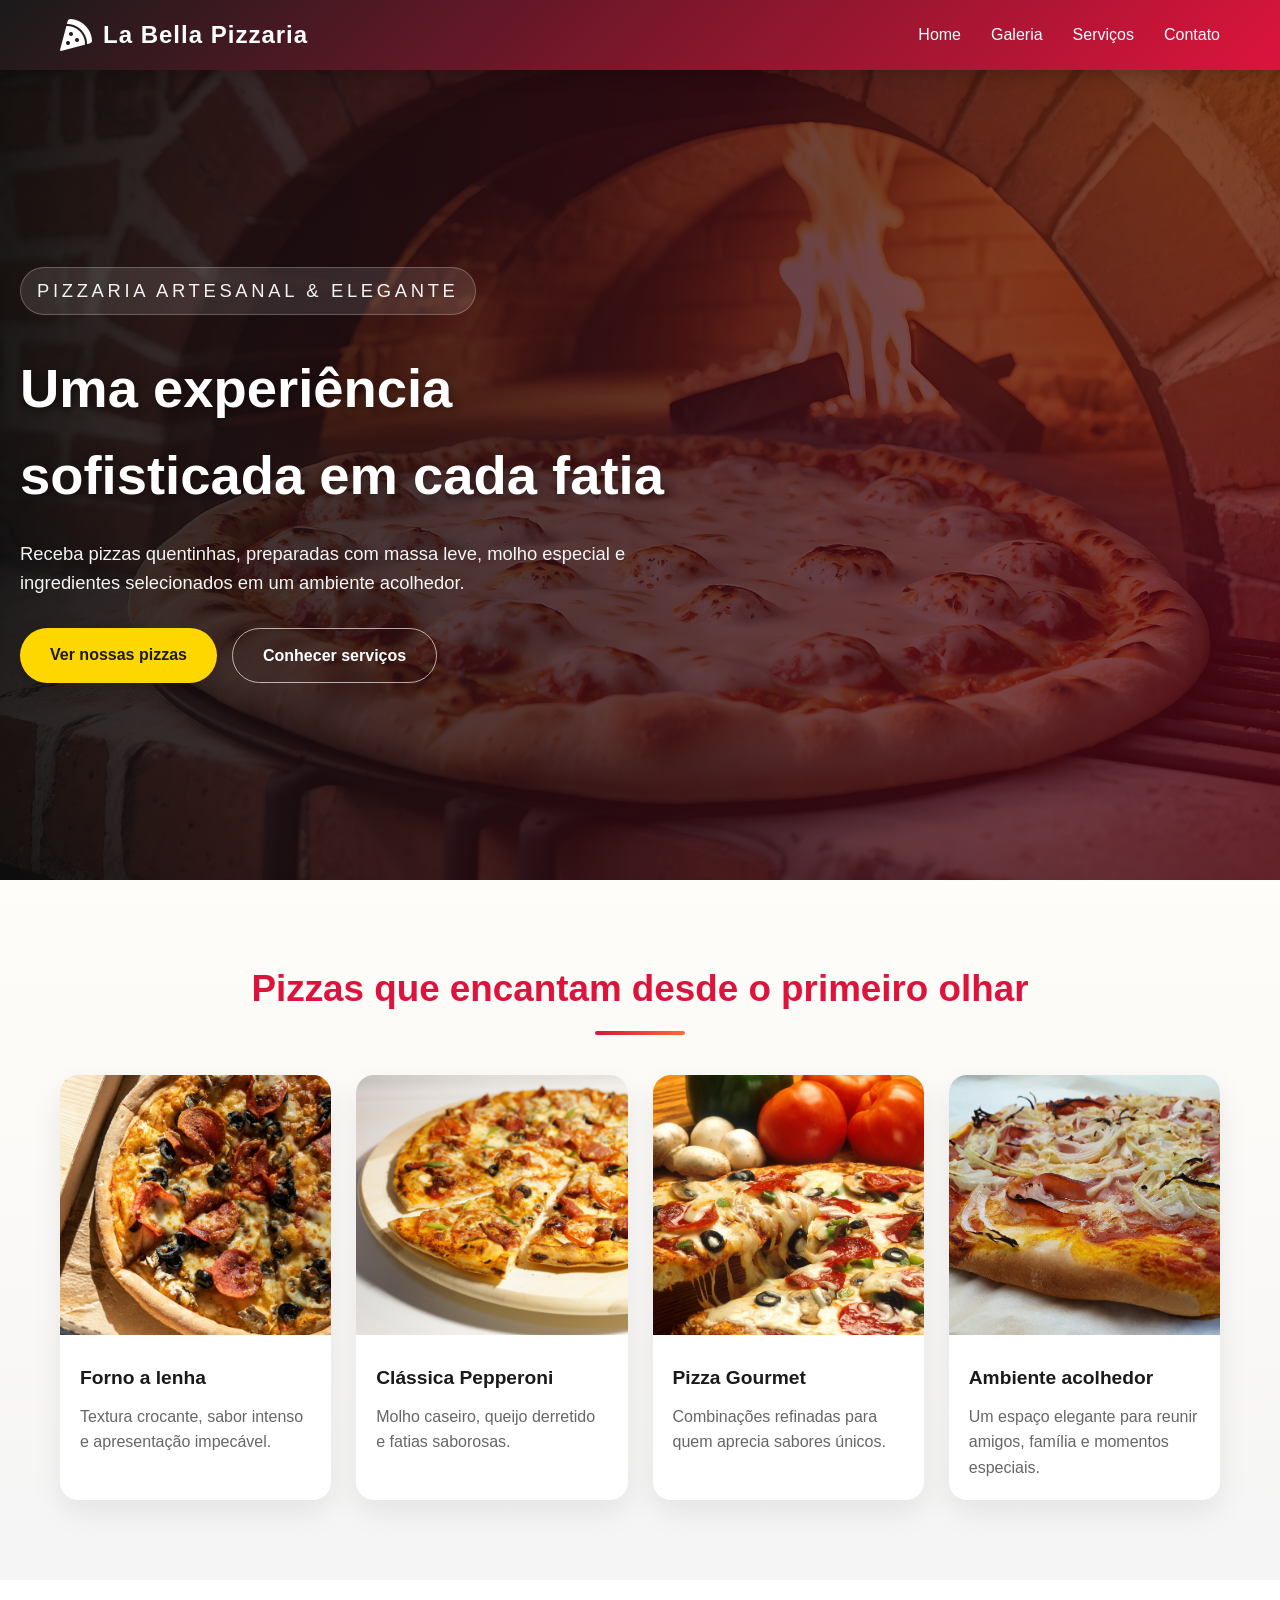
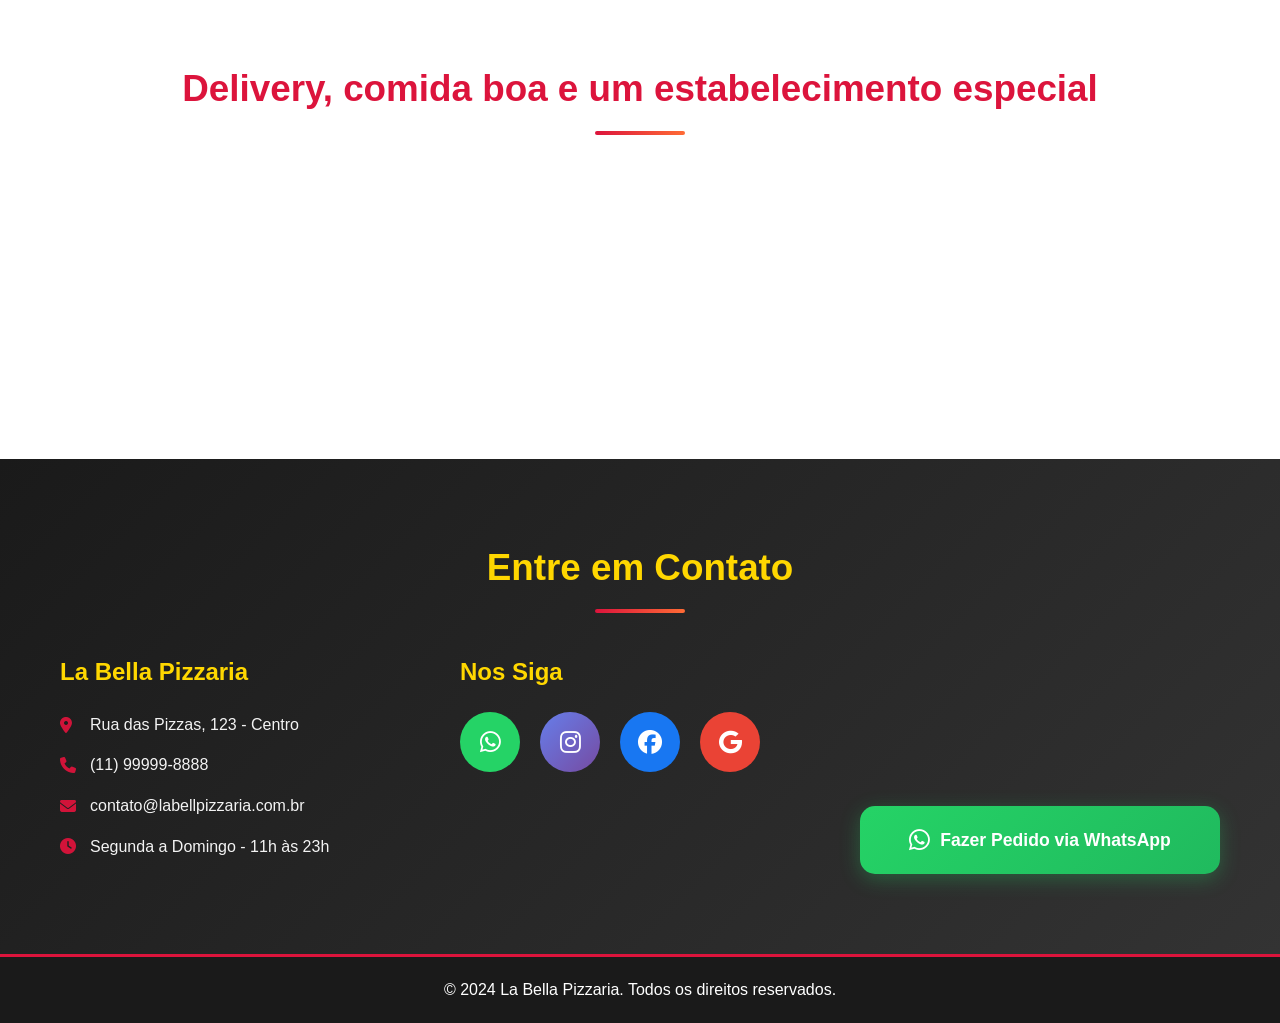
<file: negocios-locais/Pizzaria/index.html>
<!DOCTYPE html>
<html lang="pt-BR">
<head>
    <meta charset="UTF-8">
    <meta name="viewport" content="width=device-width, initial-scale=1.0">
    <title>Pizzaria La Bella - As Melhores Pizzas da Cidade</title>
    <link rel="stylesheet" href="style.css">
    <link rel="stylesheet" href="https://cdnjs.cloudflare.com/ajax/libs/font-awesome/6.4.0/css/all.min.css">
</head>
<body>
    <!-- NAVBAR -->
    <nav class="navbar">
        <div class="container navbar-content">
            <div class="logo">
                <i class="fas fa-pizza-slice"></i>
                <span>La Bella Pizzaria</span>
            </div>
            <ul class="nav-links">
                <li><a href="#home">Home</a></li>
                <li><a href="#galeria">Galeria</a></li>
                <li><a href="#servicos">Serviços</a></li>
                <li><a href="#contato">Contato</a></li>
            </ul>
        </div>
    </nav>

    <!-- HERO SECTION -->
    <section id="home" class="hero">
        <div class="hero-content">
            <p class="hero-tag">Pizzaria artesanal & elegante</p>
            <h1>Uma experiência sofisticada em cada fatia</h1>
            <p>Receba pizzas quentinhas, preparadas com massa leve, molho especial e ingredientes selecionados em um ambiente acolhedor.</p>
            <div class="hero-actions">
                <a href="#galeria" class="btn-primary">Ver nossas pizzas</a>
                <a href="#servicos" class="btn-secondary">Conhecer serviços</a>
            </div>
        </div>
    </section>

    <!-- GALERIA -->
    <section id="galeria" class="galeria">
        <div class="container">
            <h2 class="section-title">Pizzas que encantam desde o primeiro olhar</h2>
            <div class="gallery-grid">
                <article class="gallery-card">
                    <img src="imagens/foto01.jpg" alt="Pizza artesanal servida em mesa elegante">
                    <div class="gallery-card-content">
                        <h3>Forno a lenha</h3>
                        <p>Textura crocante, sabor intenso e apresentação impecável.</p>
                    </div>
                </article>

                <article class="gallery-card">
                    <img src="imagens/foto02.jpg" alt="Pizza de pepperoni com ingredientes frescos">
                    <div class="gallery-card-content">
                        <h3>Clássica Pepperoni</h3>
                        <p>Molho caseiro, queijo derretido e fatias saborosas.</p>
                    </div>
                </article>

                <article class="gallery-card">
                    <img src="imagens/foto03.jpg" alt="Pizza gourmet com ingredientes especiais">
                    <div class="gallery-card-content">
                        <h3>Pizza Gourmet</h3>
                        <p>Combinações refinadas para quem aprecia sabores únicos.</p>
                    </div>
                </article>

                <article class="gallery-card">
                    <img src="imagens/foto04.jpg" alt="Pizza artesanal em ambiente sofisticado">
                    <div class="gallery-card-content">
                        <h3>Ambiente acolhedor</h3>
                        <p>Um espaço elegante para reunir amigos, família e momentos especiais.</p>
                    </div>
                </article>
            </div>
        </div>
    </section>

    <!-- SERVIÇOS -->
    <section id="servicos" class="servicos">
        <div class="container">
            <h2 class="section-title">Delivery, comida boa e um estabelecimento especial</h2>
            <div class="servicos-grid">
                <div class="service-card">
                    <i class="fas fa-motorcycle"></i>
                    <h3>Delivery rápido</h3>
                    <p>Entregamos com agilidade para você aproveitar sua pizza quentinha em casa.</p>
                </div>
                <div class="service-card">
                    <i class="fas fa-fire"></i>
                    <h3>Ingredientes de qualidade</h3>
                    <p>Selecionamos os melhores produtos para criar sabores marcantes e equilibrados.</p>
                </div>
                <div class="service-card">
                    <i class="fas fa-store"></i>
                    <h3>Estabelecimento acolhedor</h3>
                    <p>Um ambiente elegante e confortável, perfeito para jantar ou comemorar.</p>
                </div>
            </div>
        </div>
    </section>

    <!-- CONTATO / FOOTER -->
    <section id="contato" class="contato">
        <div class="container">
            <h2 class="section-title">Entre em Contato</h2>
            <div class="contato-content">
                <div class="contato-info">
                    <h3>La Bella Pizzaria</h3>
                    <p><i class="fas fa-map-marker-alt"></i> Rua das Pizzas, 123 - Centro</p>
                    <p><i class="fas fa-phone"></i> (11) 99999-8888</p>
                    <p><i class="fas fa-envelope"></i> contato@labellpizzaria.com.br</p>
                    <p><i class="fas fa-clock"></i> Segunda a Domingo - 11h às 23h</p>
                </div>

                <div class="redes-sociais">
                    <h3>Nos Siga</h3>
                    <div class="social-buttons">
                        <a href="https://wa.me/5511999998888" target="_blank" class="social-btn whatsapp" title="WhatsApp">
                            <i class="fab fa-whatsapp"></i>
                        </a>
                        <a href="https://instagram.com" target="_blank" class="social-btn instagram" title="Instagram">
                            <i class="fab fa-instagram"></i>
                        </a>
                        <a href="https://facebook.com" target="_blank" class="social-btn facebook" title="Facebook">
                            <i class="fab fa-facebook"></i>
                        </a>
                        <a href="https://www.google.com/maps" target="_blank" class="social-btn google" title="Google Maps">
                            <i class="fab fa-google"></i>
                        </a>
                    </div>
                </div>

                <div class="botao-pedido">
                    <a href="https://wa.me/5511999998888?text=Olá! Gostaria de fazer um pedido na La Bella Pizzaria!" target="_blank" class="btn-whatsapp">
                        <i class="fab fa-whatsapp"></i> Fazer Pedido via WhatsApp
                    </a>
                </div>
            </div>
        </div>
    </section>

    <!-- FOOTER -->
    <footer class="footer">
        <div class="container">
            <p>&copy; 2024 La Bella Pizzaria. Todos os direitos reservados.</p>
        </div>
    </footer>

    <script src="script.js"></script>
</body>
</html>
</file>
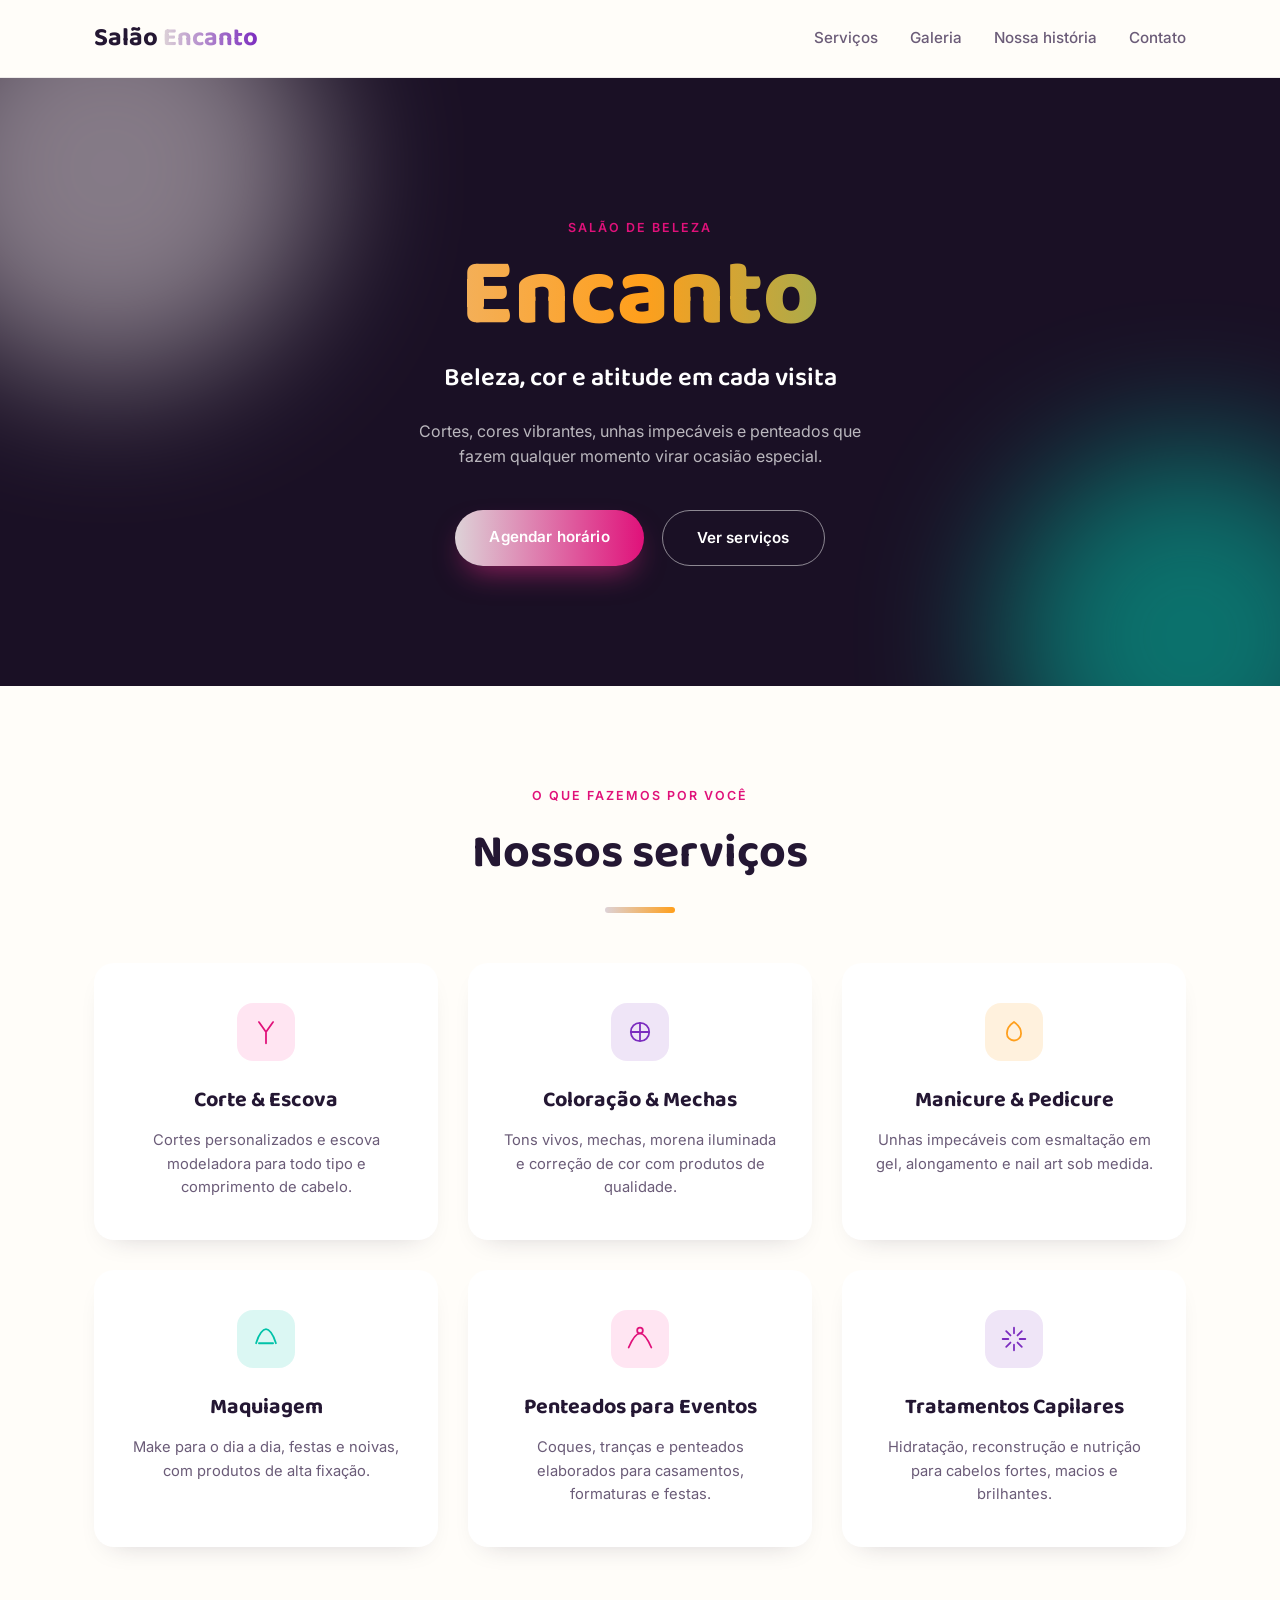
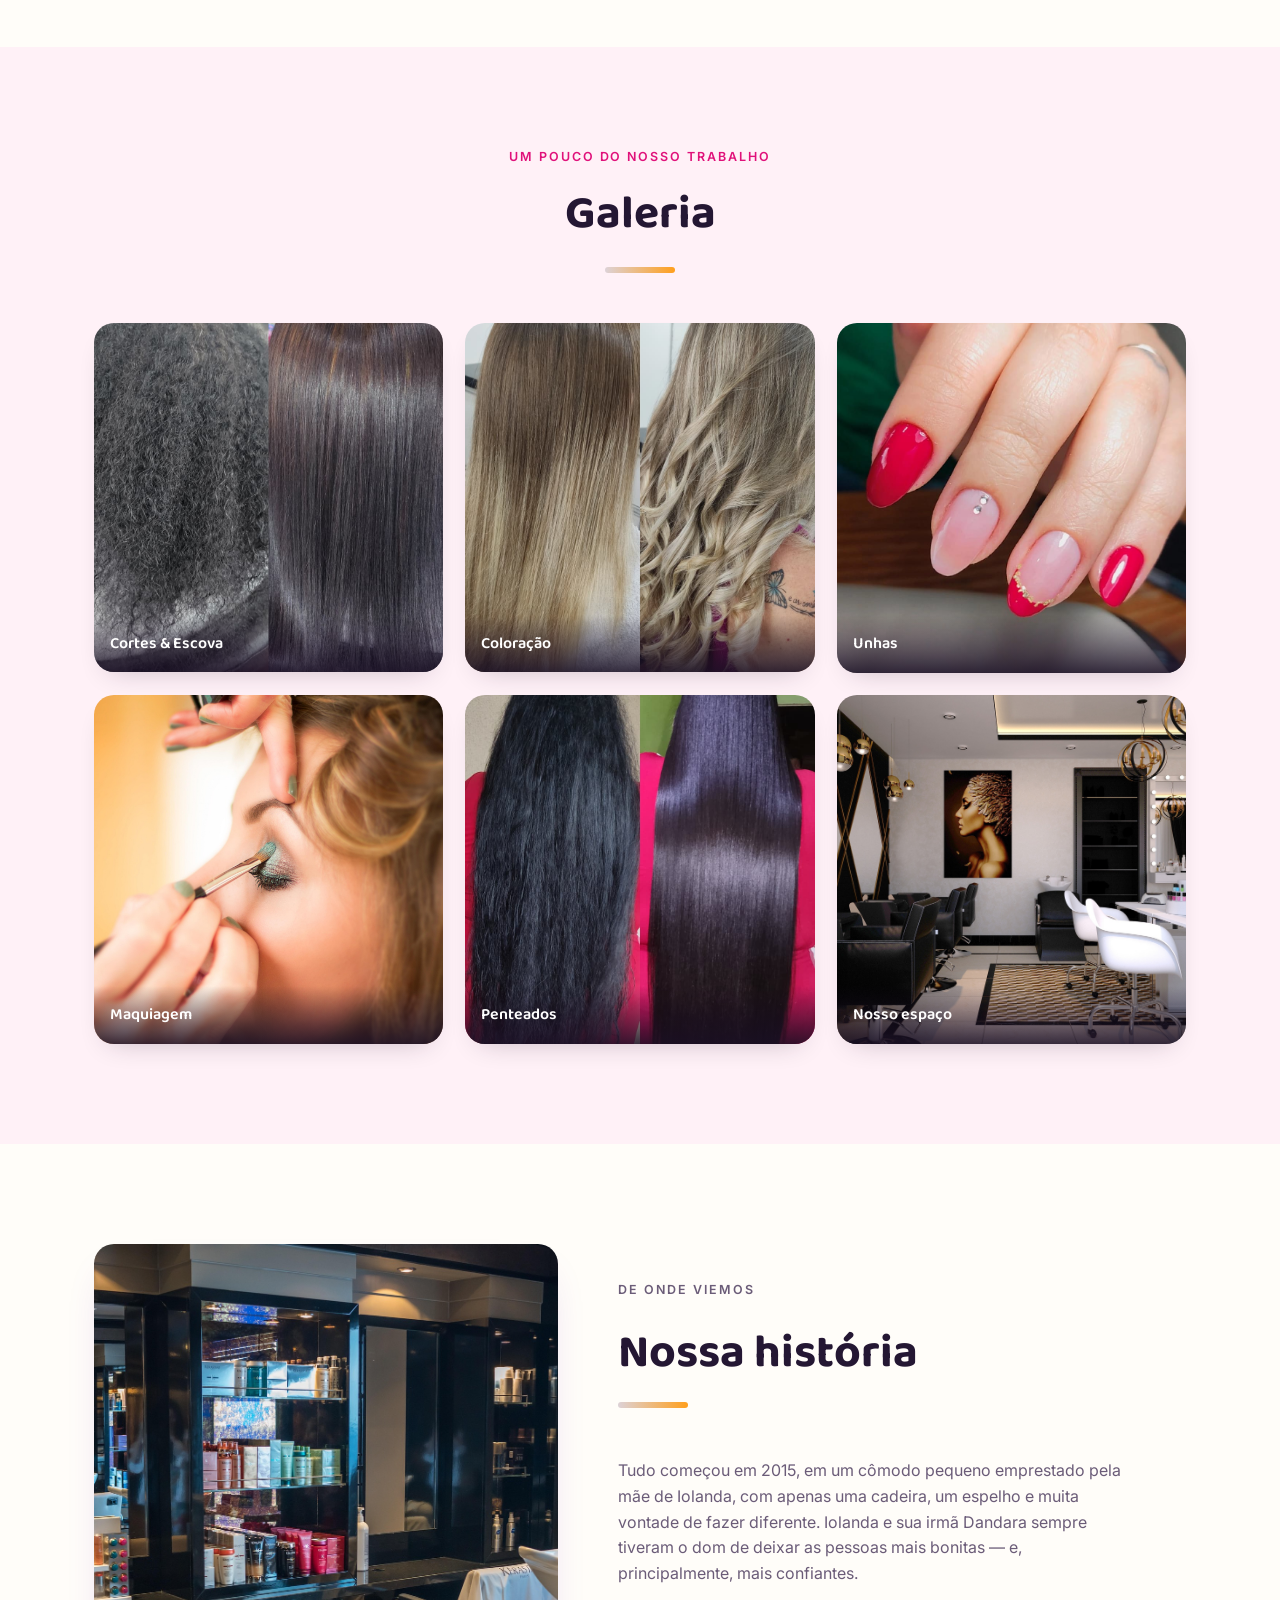
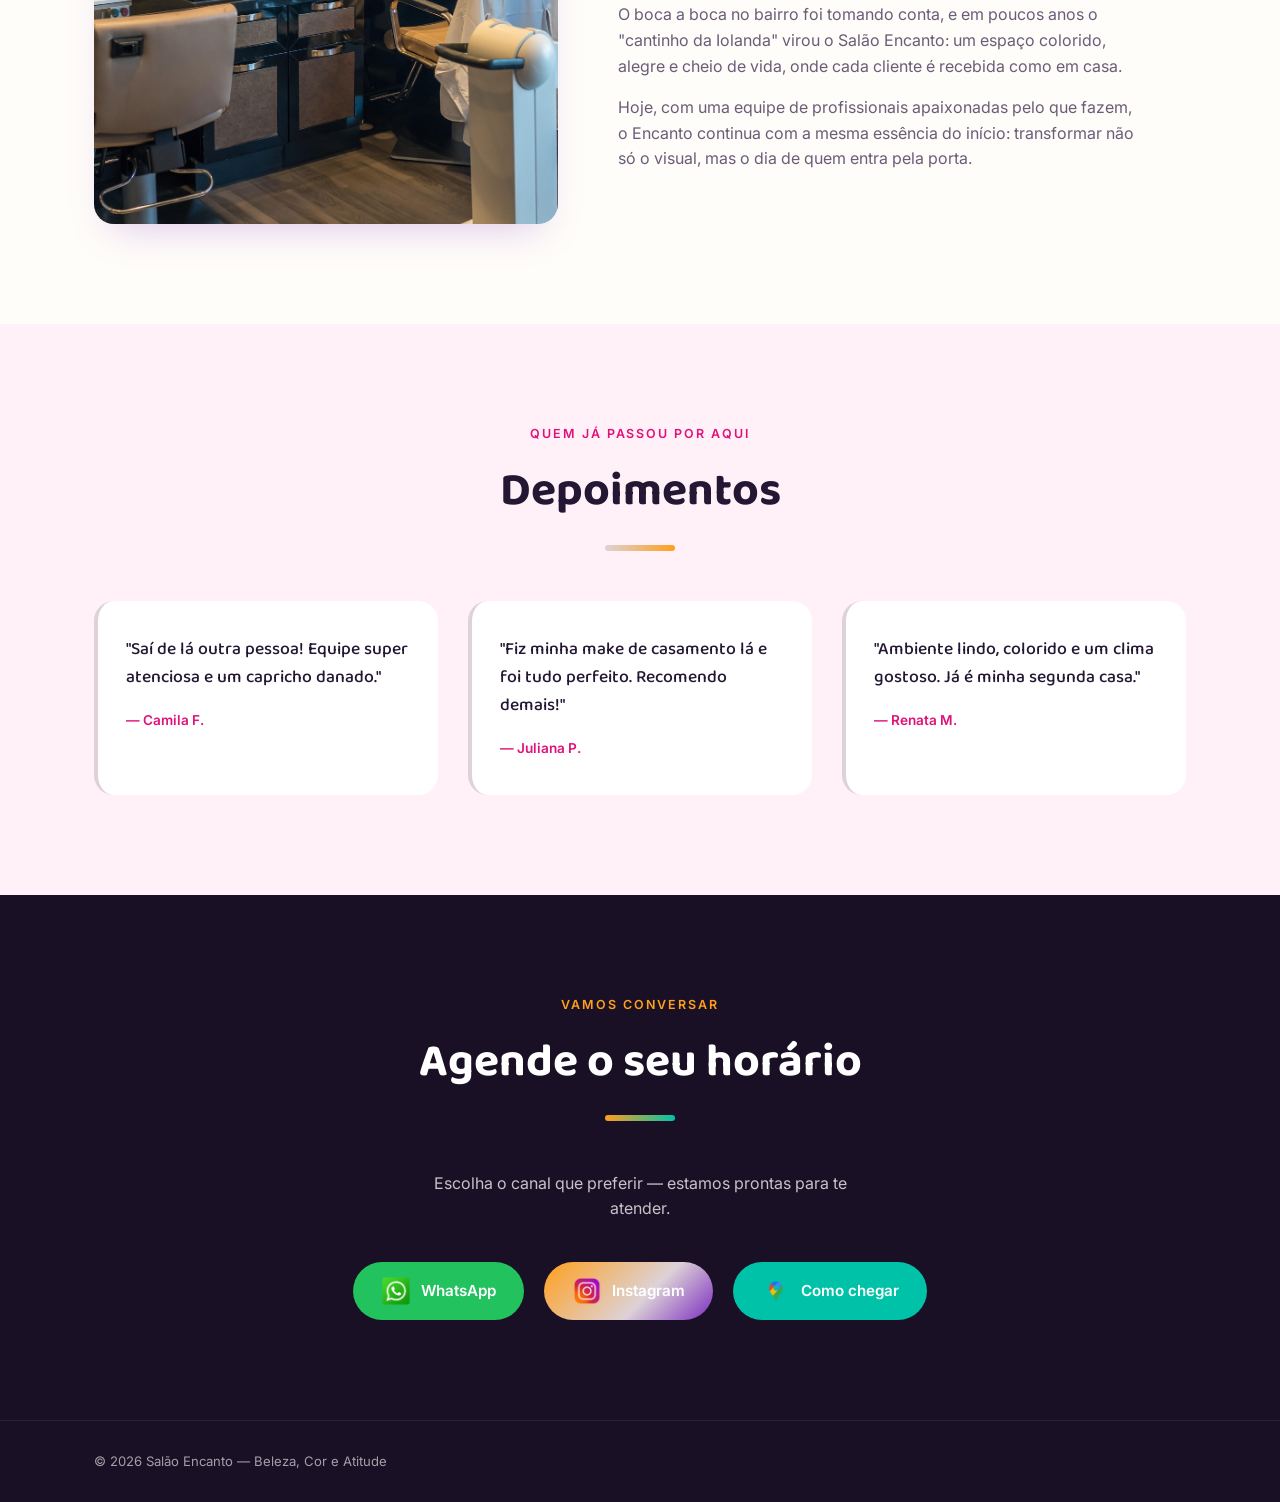
<file: negocios-locais/Salão de Beleza/index.html>
<!DOCTYPE html>
<html lang="pt-BR">
<head>
<meta charset="UTF-8">
<meta name="viewport" content="width=device-width, initial-scale=1.0">
<title>Salão Encanto | Beleza, Cor e Atitude</title>
<link rel="preconnect" href="https://fonts.googleapis.com">
<link rel="preconnect" href="https://fonts.gstatic.com" crossorigin>
<link href="https://fonts.googleapis.com/css2?family=Baloo+2:wght@500;600;700;800&family=Inter:wght@300;400;500;600&display=swap" rel="stylesheet">
<link rel="stylesheet" href="style.css">
</head>
<body>

<!-- ===== CABEÇALHO ===== -->
<header class="header">
  <div class="container header__inner">
    <a href="#topo" class="logo">Salão <span>Encanto</span></a>

    <nav class="nav" id="nav">
      <a href="#servicos">Serviços</a>
      <a href="#galeria">Galeria</a>
      <a href="#historia">Nossa história</a>
      <a href="#contato">Contato</a>
    </nav>

    <button class="nav-toggle" id="navToggle" aria-label="Abrir menu" aria-expanded="false">
      <span></span><span></span><span></span>
    </button>
  </div>
</header>

<!-- ===== HERO ===== -->
<section class="hero" id="topo">
  <div class="hero__blob hero__blob--1" aria-hidden="true"></div>
  <div class="hero__blob hero__blob--2" aria-hidden="true"></div>

  <div class="container hero__content">
    <p class="eyebrow">Salão de Beleza</p>
    <h1>Encanto</h1>
    <p class="hero__subtitle">Beleza, cor e atitude em cada visita</p>
    <p class="hero__text">
      Cortes, cores vibrantes, unhas impecáveis e penteados que fazem
      qualquer momento virar ocasião especial.
    </p>
    <div class="hero__actions">
      <a href="https://wa.me/5500000000000" class="btn btn--primary" target="_blank" rel="noopener">Agendar horário</a>
      <a href="#servicos" class="btn btn--ghost">Ver serviços</a>
    </div>
  </div>
</section>

<!-- ===== SERVIÇOS ===== -->
<section class="section" id="servicos">
  <div class="container">
    <p class="eyebrow eyebrow--center">O que fazemos por você</p>
    <h2 class="section-title">Nossos serviços</h2>

    <div class="cards">

      <article class="card">
        <div class="card__icon card__icon--pink">
          <svg viewBox="0 0 48 48" fill="none"><path d="M14 10 L24 24 L34 10 M24 24 L24 40" stroke="currentColor" stroke-width="2.5" stroke-linecap="round" stroke-linejoin="round"/></svg>
        </div>
        <h3>Corte &amp; Escova</h3>
        <p>Cortes personalizados e escova modeladora para todo tipo e comprimento de cabelo.</p>
      </article>

      <article class="card">
        <div class="card__icon card__icon--purple">
          <svg viewBox="0 0 48 48" fill="none"><circle cx="24" cy="24" r="13" stroke="currentColor" stroke-width="2.5"/><path d="M24 11v26M11 24h26" stroke="currentColor" stroke-width="2.5"/></svg>
        </div>
        <h3>Coloração &amp; Mechas</h3>
        <p>Tons vivos, mechas, morena iluminada e correção de cor com produtos de qualidade.</p>
      </article>

      <article class="card">
        <div class="card__icon card__icon--orange">
          <svg viewBox="0 0 48 48" fill="none"><path d="M24 10c-6 4-10 10-10 16a10 10 0 0 0 20 0c0-6-4-12-10-16Z" stroke="currentColor" stroke-width="2.5"/></svg>
        </div>
        <h3>Manicure &amp; Pedicure</h3>
        <p>Unhas impecáveis com esmaltação em gel, alongamento e nail art sob medida.</p>
      </article>

      <article class="card">
        <div class="card__icon card__icon--teal">
          <svg viewBox="0 0 48 48" fill="none"><path d="M10 30c4-14 10-20 14-20s10 6 14 20" stroke="currentColor" stroke-width="2.5" stroke-linecap="round"/><path d="M14 30h20" stroke="currentColor" stroke-width="2.5" stroke-linecap="round"/></svg>
        </div>
        <h3>Maquiagem</h3>
        <p>Make para o dia a dia, festas e noivas, com produtos de alta fixação.</p>
      </article>

      <article class="card">
        <div class="card__icon card__icon--pink">
          <svg viewBox="0 0 48 48" fill="none"><path d="M8 36c6-14 12-20 16-20s10 6 16 20" stroke="currentColor" stroke-width="2.5" stroke-linecap="round"/><circle cx="24" cy="12" r="4" stroke="currentColor" stroke-width="2.5"/></svg>
        </div>
        <h3>Penteados para Eventos</h3>
        <p>Coques, tranças e penteados elaborados para casamentos, formaturas e festas.</p>
      </article>

      <article class="card">
        <div class="card__icon card__icon--purple">
          <svg viewBox="0 0 48 48" fill="none"><path d="M24 8v8M24 32v8M8 24h8M32 24h8M13 13l6 6M29 29l6 6M35 13l-6 6M19 29l-6 6" stroke="currentColor" stroke-width="2.5" stroke-linecap="round"/></svg>
        </div>
        <h3>Tratamentos Capilares</h3>
        <p>Hidratação, reconstrução e nutrição para cabelos fortes, macios e brilhantes.</p>
      </article>

    </div>
  </div>
</section>

<!-- ===== GALERIA ===== -->
<section class="section section--alt" id="galeria">
  <div class="container">
    <p class="eyebrow eyebrow--center">Um pouco do nosso trabalho</p>
    <h2 class="section-title">Galeria</h2>

    <div class="gallery">
      <figure class="gallery__item">
        <img src="imagens/cabelo-foto02.jfif" alt="Corte de cabelo feminino moderno">
        <figcaption>Cortes &amp; Escova</figcaption>
      </figure>
      <figure class="gallery__item">
        <img src="imagens/cabelo-foto06.jfif" alt="Coloração de cabelo vibrante">
        <figcaption>Coloração</figcaption>
      </figure>
      <figure class="gallery__item">
        <img src="imagens/unha-foto05.jfif" alt="Manicure colorida">
        <figcaption>Unhas</figcaption>
      </figure>
      <figure class="gallery__item">
        <img src="imagens/maquiagem.jpg" alt="Maquiagem para festa">
        <figcaption>Maquiagem</figcaption>
      </figure>
      <figure class="gallery__item">
        <img src="imagens/cabelo-foto04.jfif" alt="Penteado para evento">
        <figcaption>Penteados</figcaption>
      </figure>
      <figure class="gallery__item">
        <img src="imagens/espaço.jpg" alt="Ambiente interno do salão">
        <figcaption>Nosso espaço</figcaption>
      </figure>
    </div>
  </div>
</section>

<!-- ===== NOSSA HISTÓRIA ===== -->
<section class="section" id="historia">
  <div class="container story">
    <div class="story__frame" aria-hidden="true">
      <img src="imagens/salão.jpg" alt="Fachada do Salão Encanto">
    </div>
    <div class="story__text">
      <p class="eyebrow">De onde viemos</p>
      <h2 class="section-title section-title--left">Nossa história</h2>
      <p>
        Tudo começou em 2015, em um cômodo pequeno emprestado pela mãe de
        Iolanda, com apenas uma cadeira, um espelho e muita vontade de fazer
        diferente. Iolanda e sua irmã Dandara sempre tiveram o dom de deixar
        as pessoas mais bonitas — e, principalmente, mais confiantes.
      </p>
      <p>
        O boca a boca no bairro foi tomando conta, e em poucos anos o
        "cantinho da Iolanda" virou o Salão Encanto: um espaço colorido,
        alegre e cheio de vida, onde cada cliente é recebida como em casa.
      </p>
      <p>
        Hoje, com uma equipe de profissionais apaixonadas pelo que fazem, o
        Encanto continua com a mesma essência do início: transformar não só
        o visual, mas o dia de quem entra pela porta.
      </p>
    </div>
  </div>
</section>

<!-- ===== DEPOIMENTOS ===== -->
<section class="section section--alt" id="depoimentos">
  <div class="container">
    <p class="eyebrow eyebrow--center">Quem já passou por aqui</p>
    <h2 class="section-title">Depoimentos</h2>

    <div class="testimonials">
      <blockquote class="testimonial">
        <p>"Saí de lá outra pessoa! Equipe super atenciosa e um capricho danado."</p>
        <cite>— Camila F.</cite>
      </blockquote>
      <blockquote class="testimonial">
        <p>"Fiz minha make de casamento lá e foi tudo perfeito. Recomendo demais!"</p>
        <cite>— Juliana P.</cite>
      </blockquote>
      <blockquote class="testimonial">
        <p>"Ambiente lindo, colorido e um clima gostoso. Já é minha segunda casa."</p>
        <cite>— Renata M.</cite>
      </blockquote>
    </div>
  </div>
</section>

<!-- ===== CONTATO ===== -->
<section class="section section--dark" id="contato">
  <div class="container contact">
    <p class="eyebrow eyebrow--center eyebrow--light">Vamos conversar</p>
    <h2 class="section-title section-title--light">Agende o seu horário</h2>
    <p class="contact__text">
      Escolha o canal que preferir — estamos prontas para te atender.
    </p>

    <div class="contact__buttons">
      <a href="https://wa.me/5500000000000" class="contact-btn contact-btn--whatsapp" target="_blank" rel="noopener">
        <img src="imagens/whatsapp.png" alt="whatsapp" width="30px" height="30px">
        <span>WhatsApp</span>
      </a>

      <a href="https://instagram.com/" class="contact-btn contact-btn--instagram" target="_blank" rel="noopener">
       <img src="imagens/instagram.png" alt="instagram" width="30px" height="30px">
        <span>Instagram</span>
      </a>

      <a href="https://maps.google.com/" class="contact-btn contact-btn--maps" target="_blank" rel="noopener">
        <img src="imagens/localizacao.png" alt="localizacao" width="30px" height="30px">
        <span>Como chegar</span>
      </a>
    </div>
  </div>
</section>

<!-- ===== RODAPÉ ===== -->
<footer class="footer">
  <div class="container footer__inner">
    <p>&copy; 2026 Salão Encanto — Beleza, Cor e Atitude</p>
    </div>
</footer>

<script>
  const navToggle = document.getElementById('navToggle');
  const nav = document.getElementById('nav');
  navToggle.addEventListener('click', () => {
    const isOpen = nav.classList.toggle('nav--open');
    navToggle.classList.toggle('nav-toggle--active', isOpen);
    navToggle.setAttribute('aria-expanded', isOpen);
  });
  nav.querySelectorAll('a').forEach(link => {
    link.addEventListener('click', () => {
      nav.classList.remove('nav--open');
      navToggle.classList.remove('nav-toggle--active');
      navToggle.setAttribute('aria-expanded', false);
    });
  });
</script>

</body>
</html>
</file>
<file: styles.css>
:root {
  --bg: #07111f;
  --surface: #0f1b2f;
  --surface-2: #14233d;
  --text: #f4f7fb;
  --muted: #9fb0c8;
  --primary: #5b7cff;
  --secondary: #25c2a0;
  --accent: #ff8f3d;
  --border: rgba(255, 255, 255, 0.12);
  --shadow: 0 18px 45px rgba(0, 0, 0, 0.28);
}

* {
  box-sizing: border-box;
  margin: 0;
  padding: 0;
}

html {
  scroll-behavior: smooth;
}

body {
  font-family: 'Inter', sans-serif;
  background: linear-gradient(135deg, var(--bg), #0c1830 45%, #14243f);
  color: var(--text);
  line-height: 1.6;
}

a {
  color: inherit;
  text-decoration: none;
}

.container {
  width: min(1120px, calc(100% - 2rem));
  margin: 0 auto;
}

header {
  position: sticky;
  top: 0;
  z-index: 100;
  background: rgba(7, 17, 31, 0.86);
  backdrop-filter: blur(12px);
  border-bottom: 1px solid var(--border);
}

.nav {
  display: flex;
  align-items: center;
  justify-content: space-between;
  padding: 1rem 0;
}

.brand {
  font-family: 'Space Grotesk', sans-serif;
  font-size: 1.1rem;
  font-weight: 700;
  letter-spacing: 0.04em;
}

.nav-links {
  display: flex;
  flex-wrap: wrap;
  gap: 1rem;
}

.nav-links a {
  padding: 0.5rem 0.85rem;
  border-radius: 999px;
  color: var(--muted);
  transition: all 0.25s ease;
}

.nav-links a:hover,
.nav-links a:focus-visible {
  background: rgba(91, 124, 255, 0.16);
  color: var(--text);
}

main {
  padding-bottom: 4rem;
}

.hero {
  display: grid;
  grid-template-columns: 1.2fr 0.8fr;
  gap: 2rem;
  align-items: center;
  padding: 5rem 0 3rem;
}

.eyebrow {
  display: inline-block;
  padding: 0.45rem 0.8rem;
  background: rgba(91, 124, 255, 0.17);
  color: #b8c8ff;
  border: 1px solid rgba(91, 124, 255, 0.22);
  border-radius: 999px;
  font-size: 0.9rem;
  margin-bottom: 1rem;
}

h1,
h2,
h3 {
  font-family: 'Space Grotesk', sans-serif;
}

.hero h1 {
  font-size: clamp(2.15rem, 4vw, 3.5rem);
  line-height: 1.1;
  margin-bottom: 1rem;
}

.hero p {
  color: var(--muted);
  font-size: 1.05rem;
  margin-bottom: 1rem;
  max-width: 650px;
}

.hero-actions {
  display: flex;
  flex-wrap: wrap;
  gap: 0.9rem;
  margin-top: 1.5rem;
}

.btn {
  display: inline-flex;
  align-items: center;
  justify-content: center;
  padding: 0.8rem 1.2rem;
  border-radius: 999px;
  font-weight: 600;
  transition: transform 0.25s ease, box-shadow 0.25s ease;
}

.btn:hover {
  transform: translateY(-2px);
}

.btn-primary {
  background: linear-gradient(135deg, var(--primary), #7f8cff);
  color: white;
  box-shadow: 0 12px 25px rgba(91, 124, 255, 0.25);
}

.btn-secondary {
  background: rgba(255, 255, 255, 0.06);
  border: 1px solid var(--border);
  color: var(--text);
}

.hero-card {
  background: linear-gradient(145deg, rgba(20, 35, 61, 0.95), rgba(10, 23, 43, 0.95));
  padding: 1.3rem;
  border-radius: 24px;
  border: 1px solid var(--border);
  box-shadow: var(--shadow);
}

.hero-card h3 {
  margin-bottom: 0.9rem;
}

.profile-card {
  display: flex;
  flex-direction: column;
  gap: 1rem;
  align-items: center;
  text-align: center;
}

.profile-card img {
  width: 140px;
  height: 140px;
  object-fit: cover;
  border-radius: 50%;
  border: 3px solid rgba(91, 124, 255, 0.45);
  box-shadow: 0 10px 25px rgba(0, 0, 0, 0.22);
}

.hero-card ul {
  list-style: none;
  display: grid;
  gap: 0.8rem;
}

.hero-card li {
  display: flex;
  gap: 0.7rem;
  color: var(--muted);
}

.hero-card strong {
  color: var(--text);
}

section {
  padding: 2.5rem 0;
}

.section-title {
  font-size: 1.85rem;
  margin-bottom: 1rem;
}

.section-copy {
  color: var(--muted);
  margin-bottom: 1.4rem;
  max-width: 720px;
}

.grid {
  display: grid;
  gap: 1.2rem;
}

.about-grid {
  grid-template-columns: repeat(2, minmax(0, 1fr));
}

.card {
  background: rgba(15, 27, 47, 0.9);
  border: 1px solid var(--border);
  border-radius: 22px;
  padding: 1.35rem;
  box-shadow: var(--shadow);
  transition: transform 0.25s ease, border-color 0.25s ease;
}

.card:hover {
  transform: translateY(-4px);
  border-color: rgba(91, 124, 255, 0.5);
}

.card h3 {
  margin-bottom: 0.6rem;
  font-size: 1.2rem;
}

.card p,
.card li {
  color: var(--muted);
}

.project-grid {
  grid-template-columns: repeat(3, minmax(0, 1fr));
}

.project-card {
  display: flex;
  flex-direction: column;
  justify-content: space-between;
  min-height: 100%;
}

.tag {
  display: inline-block;
  width: fit-content;
  padding: 0.35rem 0.7rem;
  font-size: 0.8rem;
  border-radius: 999px;
  background: rgba(37, 194, 160, 0.16);
  color: #8be7d1;
  margin-bottom: 0.8rem;
}

.project-card .btn {
  margin-top: 1rem;
  width: fit-content;
  background: rgba(91, 124, 255, 0.14);
  color: #dce4ff;
  border: 1px solid rgba(91, 124, 255, 0.24);
}

footer {
  padding: 1.4rem 0 2.4rem;
  color: var(--muted);
  text-align: center;
}

.contact-card {
  display: flex;
  flex-direction: column;
  gap: 1rem;
}

.contact-links {
  display: flex;
  flex-wrap: wrap;
  gap: 0.8rem;
}

@media (max-width: 900px) {
  .hero,
  .about-grid,
  .project-grid {
    grid-template-columns: 1fr;
  }

  .hero {
    padding-top: 3.5rem;
  }
}

@media (max-width: 640px) {
  .nav {
    flex-direction: column;
    gap: 0.8rem;
  }

  .nav-links {
    justify-content: center;
  }

  .hero-actions,
  .contact-links {
    flex-direction: column;
    align-items: stretch;
  }

  .btn {
    width: 100%;
  }
}
</file>
<file: negocios-locais/Barbearia/style.css>
:root {
  --bg: #060708;
  --surface: #111317;
  --surface-2: #171b21;
  --text: #f4f6f8;
  --muted: #9aa3ac;
  --accent: #f2a65a;
  --accent-2: #e36f3d;
  --border: rgba(255, 255, 255, 0.08);
}

* {
  box-sizing: border-box;
  margin: 0;
  padding: 0;
}

html {
  scroll-behavior: smooth;
}

body {
  font-family: "Segoe UI", Tahoma, Geneva, Verdana, sans-serif;
  background: linear-gradient(135deg, var(--bg), #0d1014 55%, #13161d);
  color: var(--text);
  line-height: 1.6;
}

a {
  color: inherit;
  text-decoration: none;
}

img {
  display: block;
  max-width: 100%;
}

.topbar {
  display: flex;
  justify-content: space-between;
  align-items: center;
  padding: 1.2rem 5vw;
  position: sticky;
  top: 0;
  backdrop-filter: blur(10px);
  background: rgba(6, 7, 8, 0.8);
  border-bottom: 1px solid var(--border);
  z-index: 10;
}

.brand {
  font-size: 1.2rem;
  font-weight: 700;
  letter-spacing: 0.12em;
  text-transform: uppercase;
}

.nav-links {
  display: flex;
  gap: 1rem;
}

.nav-links a {
  color: var(--muted);
  transition: color 0.2s ease;
}

.nav-links a:hover {
  color: var(--text);
}

main {
  width: min(1120px, calc(100% - 2rem));
  margin: 0 auto;
}

.hero {
  display: grid;
  grid-template-columns: 1.1fr 0.9fr;
  gap: 2rem;
  align-items: center;
  padding: 4.5rem 0 3rem;
}

.eyebrow {
  display: inline-block;
  text-transform: uppercase;
  letter-spacing: 0.22em;
  font-size: 0.8rem;
  color: var(--accent);
  margin-bottom: 0.8rem;
}

.hero h1,
.section h2,
.about-card h2,
.contact-card h2 {
  font-size: clamp(1.8rem, 3vw, 2.7rem);
  line-height: 1.1;
  margin-bottom: 1rem;
}

.hero p,
.about-card p,
.contact-card p,
.card p,
.gallery-item p {
  color: var(--muted);
}

.hero-actions,
.contact-actions {
  display: flex;
  gap: 0.8rem;
  flex-wrap: wrap;
  margin: 1.4rem 0;
}

.btn {
  display: inline-block;
  padding: 0.8rem 1.2rem;
  border-radius: 999px;
  border: 1px solid transparent;
  transition: transform 0.2s ease, box-shadow 0.2s ease, border-color 0.2s ease;
}

.btn:hover {
  transform: translateY(-2px);
  box-shadow: 0 10px 24px rgba(242, 166, 90, 0.22);
}

.btn-primary {
  background: linear-gradient(135deg, var(--accent), var(--accent-2));
  color: #140d06;
  font-weight: 700;
}

.btn-secondary {
  border-color: var(--border);
  background: rgba(255, 255, 255, 0.03);
}

.btn-tertiary {
  border-color: var(--border);
  background: rgba(255, 255, 255, 0.02);
}

.highlights {
  display: flex;
  flex-wrap: wrap;
  gap: 0.8rem;
  list-style: none;
  margin-top: 1rem;
}

.highlights li {
  padding: 0.55rem 0.8rem;
  background: rgba(255, 255, 255, 0.04);
  border: 1px solid var(--border);
  border-radius: 999px;
  color: var(--muted);
  font-size: 0.92rem;
}

.hero-media img {
  width: 100%;
  aspect-ratio: 4 / 3;
  object-fit: cover;
  object-position: center;
  border-radius: 1.2rem;
  border: 1px solid var(--border);
  background: var(--surface);
}

.section {
  padding: 2rem 0 1rem;
}

.section-heading {
  margin-bottom: 1.2rem;
}

.cards,
.gallery {
  display: grid;
  gap: 1rem;
}

.cards {
  grid-template-columns: repeat(3, minmax(0, 1fr));
}

.card,
.gallery-item,
.about-card,
.contact-card {
  padding: 1.2rem;
  background: rgba(255, 255, 255, 0.04);
  border: 1px solid var(--border);
  border-radius: 1rem;
  box-shadow: 0 12px 30px rgba(0, 0, 0, 0.16);
}

.card h3,
.gallery-item h3 {
  margin-bottom: 0.4rem;
}

.card span {
  display: inline-block;
  margin-top: 0.7rem;
  color: var(--accent);
  font-weight: 700;
}

.gallery {
  grid-template-columns: repeat(3, minmax(0, 1fr));
}

.gallery-item img {
  width: 100%;
  aspect-ratio: 4 / 3;
  object-fit: cover;
  object-position: center;
  border-radius: 0.8rem;
  margin-bottom: 0.9rem;
}

.about-card,
.contact-card {
  max-width: 760px;
}

.contact-card {
  margin-top: 0.5rem;
}

#feedback {
  margin-top: 0.8rem;
  color: var(--accent);
  font-weight: 600;
}

footer {
  text-align: center;
  padding: 2rem 0 2.5rem;
  color: var(--muted);
  font-size: 0.95rem;
}

@media (max-width: 840px) {
  .hero,
  .cards,
  .gallery {
    grid-template-columns: 1fr;
  }

  .hero {
    padding-top: 2.5rem;
  }
}

@media (max-width: 600px) {
  .topbar {
    flex-direction: column;
    gap: 0.8rem;
  }

  .nav-links {
    flex-wrap: wrap;
    justify-content: center;
  }
}
</file>
<file: negocios-locais/Clinica de Estética/style.css>
/* =========================================================
   TOKENS — paleta, tipografia e espaçamentos
========================================================= */
:root {
  --bg: #FDF8F4;
  --bg-alt: #F6EAE3;
  --rose: #C98F86;
  --rose-deep: #A8645C;
  --sage: #93A87F;
  --gold: #C9A66B;
  --ink: #3D2E2A;
  --ink-soft: #7A655D;
  --white: #FFFFFF;

  --font-display: 'Cormorant Garamond', serif;
  --font-body: 'Jost', sans-serif;

  --radius: 18px;
  --container: 1140px;
  --shadow: 0 20px 40px -20px rgba(61, 46, 42, 0.25);
}

* { box-sizing: border-box; margin: 0; padding: 0; }

html { scroll-behavior: smooth; }

body {
  font-family: var(--font-body);
  color: var(--ink);
  background: var(--bg);
  line-height: 1.6;
  font-weight: 300;
}

img { max-width: 100%; display: block; }

a { text-decoration: none; color: inherit; }

.container {
  max-width: var(--container);
  margin: 0 auto;
  padding: 0 24px;
}

/* respeita quem prefere menos movimento */
@media (prefers-reduced-motion: reduce) {
  html { scroll-behavior: auto; }
  * { animation-duration: 0.001ms !important; transition-duration: 0.001ms !important; }
}

/* foco visível para acessibilidade */
a:focus-visible,
button:focus-visible {
  outline: 2px solid var(--rose-deep);
  outline-offset: 3px;
}

/* =========================================================
   ELEMENTOS DE TÍTULO / "EYEBROW"
========================================================= */
.eyebrow {
  font-family: var(--font-body);
  text-transform: uppercase;
  letter-spacing: 0.18em;
  font-size: 0.78rem;
  color: var(--rose-deep);
  font-weight: 500;
  margin-bottom: 10px;
}

.eyebrow--center { text-align: center; }
.eyebrow--light { color: var(--gold); }

.section-title {
  font-family: var(--font-display);
  font-size: clamp(2rem, 4vw, 2.8rem);
  font-weight: 500;
  color: var(--ink);
  text-align: center;
  position: relative;
  padding-bottom: 22px;
  margin-bottom: 50px;
}

/* assinatura visual: um arco fino, lembrando o traço de uma sobrancelha,
   usado como divisor sob os títulos de seção */
.section-title::after {
  content: "";
  position: absolute;
  bottom: 0;
  left: 50%;
  transform: translateX(-50%);
  width: 90px;
  height: 14px;
  background: transparent;
  border-top: 2px solid var(--rose);
  border-radius: 50%;
}

.section-title--left {
  text-align: left;
  padding-bottom: 18px;
}
.section-title--left::after { left: 0; transform: none; }

.section-title--light { color: var(--white); }
.section-title--light::after { border-color: var(--gold); }

/* =========================================================
   CABEÇALHO
========================================================= */
.header {
  position: sticky;
  top: 0;
  z-index: 100;
  background: rgba(253, 248, 244, 0.9);
  backdrop-filter: blur(8px);
  border-bottom: 1px solid rgba(61, 46, 42, 0.08);
}

.header__inner {
  display: flex;
  align-items: center;
  justify-content: space-between;
  padding-top: 18px;
  padding-bottom: 18px;
}

.logo {
  font-family: var(--font-display);
  font-size: 1.5rem;
  font-weight: 600;
  color: var(--ink);
}

.logo span {
  color: var(--rose-deep);
  font-style: italic;
  font-weight: 500;
}

.nav {
  display: flex;
  gap: 32px;
}

.nav a {
  font-size: 0.95rem;
  color: var(--ink-soft);
  transition: color 0.2s ease;
}

.nav a:hover { color: var(--rose-deep); }

.nav-toggle {
  display: none;
  flex-direction: column;
  justify-content: center;
  gap: 5px;
  width: 34px;
  height: 34px;
  background: none;
  border: none;
  cursor: pointer;
}

.nav-toggle span {
  display: block;
  width: 100%;
  height: 2px;
  background: var(--ink);
  transition: transform 0.25s ease, opacity 0.25s ease;
}

/* =========================================================
   HERO
========================================================= */
.hero {
  position: relative;
  padding: 130px 0 110px;
  overflow: hidden;
  background: linear-gradient(180deg, var(--bg) 0%, var(--bg-alt) 100%);
  text-align: center;
}

/* quando o hero tem foto real, a imagem entra por baixo de um véu
   na cor da marca — assim o texto continua legível por cima */
.hero--photo {
  background-image:
    linear-gradient(180deg, rgba(253, 248, 244, 0.9) 0%, rgba(246, 234, 227, 0.94) 100%),
    var(--hero-image);
  background-size: cover;
  background-position: center;
}

.hero__arc {
  position: absolute;
  top: -10px;
  left: 50%;
  transform: translateX(-50%);
  width: min(700px, 140%);
  opacity: 0.5;
  pointer-events: none;
}

.hero__arc svg path {
  fill: none;
  stroke: var(--rose);
  stroke-width: 2;
  stroke-linecap: round;
}

.hero__content { position: relative; z-index: 1; }

.hero h1 {
  font-family: var(--font-display);
  font-size: clamp(2.8rem, 7vw, 5rem);
  font-weight: 500;
  color: var(--ink);
  line-height: 1.1;
}

.hero h1 em {
  font-style: italic;
  color: var(--rose-deep);
  font-weight: 500;
}

.hero__subtitle {
  font-family: var(--font-display);
  font-size: clamp(1.2rem, 2.5vw, 1.6rem);
  color: var(--sage);
  font-style: italic;
  margin-top: 10px;
}

.hero__text {
  max-width: 480px;
  margin: 24px auto 0;
  color: var(--ink-soft);
  font-size: 1rem;
}

.hero__actions {
  display: flex;
  gap: 18px;
  justify-content: center;
  margin-top: 40px;
  flex-wrap: wrap;
}

/* =========================================================
   BOTÕES
========================================================= */
.btn {
  display: inline-block;
  padding: 15px 34px;
  border-radius: 999px;
  font-size: 0.95rem;
  font-weight: 500;
  letter-spacing: 0.02em;
  transition: transform 0.2s ease, box-shadow 0.2s ease, background 0.2s ease;
}

.btn--primary {
  background: var(--rose-deep);
  color: var(--white);
  box-shadow: var(--shadow);
}

.btn--primary:hover {
  background: var(--rose);
  transform: translateY(-2px);
}

.btn--ghost {
  border: 1.5px solid var(--rose-deep);
  color: var(--rose-deep);
}

.btn--ghost:hover {
  background: var(--rose-deep);
  color: var(--white);
}

/* =========================================================
   SEÇÕES GERAIS
========================================================= */
.section {
  padding: 100px 0;
}

.section--alt {
  background: var(--bg-alt);
}

.section--dark {
  background: var(--ink);
}

/* =========================================================
   CARDS DE SERVIÇOS
========================================================= */
.cards {
  display: grid;
  grid-template-columns: repeat(3, 1fr);
  gap: 30px;
}

.card {
  background: var(--white);
  border-radius: var(--radius);
  padding: 40px 30px;
  text-align: center;
  box-shadow: 0 12px 30px -18px rgba(61, 46, 42, 0.25);
  transition: transform 0.25s ease, box-shadow 0.25s ease;
}

.card:hover {
  transform: translateY(-6px);
  box-shadow: var(--shadow);
}

.card__icon {
  width: 58px;
  height: 58px;
  margin: 0 auto 22px;
  color: var(--rose-deep);
}

.card__icon svg { width: 100%; height: 100%; }

.card h3 {
  font-family: var(--font-display);
  font-size: 1.4rem;
  font-weight: 600;
  margin-bottom: 12px;
  color: var(--ink);
}

.card p {
  font-size: 0.92rem;
  color: var(--ink-soft);
}

/* =========================================================
   SOBRE
========================================================= */
.about {
  display: grid;
  grid-template-columns: 1.1fr 0.9fr;
  gap: 60px;
  align-items: center;
}

.about__text p {
  color: var(--ink-soft);
  margin-bottom: 16px;
  max-width: 520px;
}

.about__frame {
  aspect-ratio: 4 / 5;
  border-radius: var(--radius);
  overflow: hidden;
  background: linear-gradient(160deg, var(--rose) 0%, var(--sage) 100%);
  box-shadow: var(--shadow);
}

.about__frame img {
  width: 100%;
  height: 100%;
  object-fit: cover;
}

/* =========================================================
   DEPOIMENTOS
========================================================= */
.testimonials {
  display: grid;
  grid-template-columns: repeat(3, 1fr);
  gap: 30px;
}

.testimonial {
  background: var(--white);
  border-radius: var(--radius);
  padding: 34px 28px;
  border-left: 3px solid var(--rose);
}

.testimonial p {
  font-family: var(--font-display);
  font-style: italic;
  font-size: 1.15rem;
  color: var(--ink);
  margin-bottom: 16px;
}

.testimonial cite {
  font-size: 0.85rem;
  color: var(--rose-deep);
  font-style: normal;
  font-weight: 500;
}

/* =========================================================
   CONTATO
========================================================= */
.contact { text-align: center; }

.contact__text {
  color: rgba(255, 255, 255, 0.75);
  max-width: 420px;
  margin: 0 auto 40px;
}

.contact__buttons {
  display: flex;
  justify-content: center;
  gap: 20px;
  flex-wrap: wrap;
}

.contact-btn {
  display: flex;
  align-items: center;
  gap: 10px;
  padding: 14px 28px;
  border-radius: 999px;
  font-size: 0.95rem;
  font-weight: 500;
  color: var(--white);
  transition: transform 0.2s ease, filter 0.2s ease;
}

.contact-btn svg { width: 20px; height: 20px; }

.contact-btn:hover { transform: translateY(-3px); filter: brightness(1.08); }

.contact-btn--whatsapp { background: #3E7C59; }
.contact-btn--instagram { background: linear-gradient(135deg, #C9906B, #A8645C 60%, #7A5573); }
.contact-btn--maps { background: var(--rose-deep); }

/* =========================================================
   RODAPÉ
========================================================= */
.footer {
  background: var(--ink);
  padding: 30px 0;
  border-top: 1px solid rgba(255, 255, 255, 0.08);
}

.footer__inner {
  display: flex;
  justify-content: space-between;
  flex-wrap: wrap;
  gap: 8px;
  color: rgba(255, 255, 255, 0.6);
  font-size: 0.82rem;
}

/* =========================================================
   RESPONSIVIDADE — TABLET (≤ 900px)
========================================================= */
@media (max-width: 900px) {
  .cards { grid-template-columns: repeat(2, 1fr); }
  .testimonials { grid-template-columns: 1fr; }

  .about {
    grid-template-columns: 1fr;
    gap: 36px;
  }
  .about__frame { order: -1; max-width: 340px; margin: 0 auto; }
  .about__text { text-align: center; }
  .about__text p { margin-left: auto; margin-right: auto; }
  .section-title--left { text-align: center; }
  .section-title--left::after { left: 50%; transform: translateX(-50%); }

  .section { padding: 80px 0; }
}

/* =========================================================
   RESPONSIVIDADE — MENU MOBILE / SMARTPHONE (≤ 720px)
========================================================= */
@media (max-width: 720px) {
  .nav-toggle { display: flex; }

  .nav {
    position: absolute;
    top: 100%;
    left: 0;
    right: 0;
    background: var(--bg);
    flex-direction: column;
    align-items: center;
    gap: 0;
    max-height: 0;
    overflow: hidden;
    transition: max-height 0.3s ease;
    border-bottom: 1px solid rgba(61, 46, 42, 0.08);
  }

  .nav.nav--open { max-height: 300px; }

  .nav a {
    padding: 16px 0;
    width: 100%;
    text-align: center;
    border-top: 1px solid rgba(61, 46, 42, 0.06);
  }

  .nav-toggle--active span:nth-child(1) { transform: translateY(7px) rotate(45deg); }
  .nav-toggle--active span:nth-child(2) { opacity: 0; }
  .nav-toggle--active span:nth-child(3) { transform: translateY(-7px) rotate(-45deg); }

  .hero { padding: 100px 0 80px; }
}

/* =========================================================
   RESPONSIVIDADE — SMARTPHONES PEQUENOS (≤ 480px)
========================================================= */
@media (max-width: 480px) {
  .container { padding: 0 18px; }

  .cards { grid-template-columns: 1fr; }

  .hero__actions {
    flex-direction: column;
    align-items: stretch;
  }

  .btn { text-align: center; }

  .contact__buttons {
    flex-direction: column;
    align-items: stretch;
  }

  .contact-btn { justify-content: center; }

  .section { padding: 64px 0; }
  .section-title { margin-bottom: 36px; }
}
</file>
<file: negocios-locais/Hamburgueria/style.css>
/* ===== ESTILOS GERAIS ===== */
* {
    margin: 0;
    padding: 0;
    box-sizing: border-box;
}

body {
    font-family: 'Arial', sans-serif;
    line-height: 1.6;
    color: #333;
    background-color: #f8f8f8;
}

/* ===== HEADER ===== */
.header {
    background: linear-gradient(135deg, #d32f2f 0%, #ff6f00 50%, #fbc02d 100%);
    color: white;
    padding: 20px 0;
    text-align: center;
    box-shadow: 0 4px 10px rgba(0, 0, 0, 0.2);
}

.header-content h1 {
    font-size: 2.5em;
    margin-bottom: 5px;
    text-shadow: 2px 2px 4px rgba(0, 0, 0, 0.3);
}

.header-content p {
    font-size: 1.1em;
    letter-spacing: 1px;
}

/* ===== HERO SECTION ===== */
.hero {
    background-size: cover;
    background-position: center;
    background-attachment: fixed;
    background-repeat: no-repeat;
    color: white;
    padding: 80px 20px;
    text-align: center;
    margin-bottom: 40px;
    position: relative;
    min-height: 400px;
    display: flex;
    align-items: center;
    justify-content: center;
}

.hero-overlay {
    position: absolute;
    top: 0;
    left: 0;
    right: 0;
    bottom: 0;
    background: linear-gradient(rgba(211, 47, 47, 0.7), rgba(211, 47, 47, 0.7));
    z-index: 1;
}

.hero-content {
    position: relative;
    z-index: 2;
}

.hero-content h2 {
    font-size: 2.2em;
    margin-bottom: 15px;
    text-shadow: 2px 2px 6px rgba(0, 0, 0, 0.4);
}

.hero-content p {
    font-size: 1.3em;
    margin-bottom: 30px;
    text-shadow: 1px 1px 4px rgba(0, 0, 0, 0.3);
}

.btn-pedido {
    background-color: #fbc02d;
    color: #333;
    border: none;
    padding: 15px 40px;
    font-size: 1.1em;
    border-radius: 50px;
    cursor: pointer;
    font-weight: bold;
    box-shadow: 0 4px 15px rgba(0, 0, 0, 0.3);
    transition: all 0.3s ease;
    text-decoration: none;
    display: inline-block;
}

.btn-pedido:hover {
    background-color: #ff9800;
    transform: scale(1.05);
    box-shadow: 0 6px 20px rgba(0, 0, 0, 0.4);
}

/* ===== SEÇÃO PRODUTOS ===== */
.produtos {
    padding: 50px 20px;
    background-color: #fff;
    margin-bottom: 40px;
}

.titulo-secao {
    text-align: center;
    font-size: 2em;
    color: #d32f2f;
    margin-bottom: 40px;
    text-shadow: 1px 1px 2px rgba(0, 0, 0, 0.1);
}

.container-produtos {
    display: grid;
    grid-template-columns: repeat(auto-fit, minmax(300px, 1fr));
    gap: 25px;
    max-width: 1200px;
    margin: 0 auto;
}

.card-produto {
    background: linear-gradient(135deg, #fff 0%, #fff5e1 100%);
    border: 2px solid #ff6f00;
    border-radius: 15px;
    padding: 20px;
    text-align: center;
    box-shadow: 0 5px 15px rgba(0, 0, 0, 0.15);
    transition: all 0.3s ease;
    position: relative;
    overflow: hidden;
}

.card-produto:hover {
    transform: translateY(-10px);
    box-shadow: 0 10px 25px rgba(211, 47, 47, 0.3);
    border-color: #d32f2f;
}

.card-produto.destaque {
    border: 3px solid #fbc02d;
    background: linear-gradient(135deg, #fff9e6 0%, #ffe082 100%);
}

.badge {
    position: absolute;
    top: 10px;
    right: 10px;
    background-color: #d32f2f;
    color: white;
    padding: 8px 12px;
    border-radius: 20px;
    font-size: 0.8em;
    font-weight: bold;
}

.imagem-placeholder {
    font-size: 4em;
    margin: 20px 0;
    background: linear-gradient(135deg, #ff6f00, #d32f2f);
    padding: 30px;
    border-radius: 10px;
    display: inline-block;
}

.imagem-container {
    width: 100%;
    height: 250px;
    margin: 0 -20px 20px -20px;
    overflow: hidden;
    border-radius: 13px 13px 0 0;
    display: flex;
    align-items: center;
    justify-content: center;
    background-color: #f0f0f0;
}

.imagem-container img {
    width: 100%;
    height: 100%;
    object-fit: cover;
    object-position: center;
}

.card-produto h3 {
    color: #d32f2f;
    margin: 15px 0 10px 0;
    font-size: 1.3em;
}

.descricao {
    color: #666;
    font-size: 0.95em;
    margin-bottom: 15px;
    line-height: 1.4;
}

.preco {
    font-size: 1.6em;
    color: #ff6f00;
    font-weight: bold;
    margin: 15px 0;
}

.preco-antes {
    color: #999;
    text-decoration: line-through;
    font-size: 0.9em;
    margin-bottom: 5px;
}

/* ===== SEÇÃO COMBOS ===== */
.combos {
    background-color: #fff;
    padding: 50px 20px;
    margin-bottom: 40px;
}

.combos .titulo-secao {
    color: #d32f2f;
}

.container-combos {
    display: grid;
    grid-template-columns: repeat(auto-fit, minmax(300px, 1fr));
    gap: 25px;
    max-width: 1200px;
    margin: 0 auto;
}

.card-combo {
    background: linear-gradient(135deg, #ffe0b2 0%, #fff3e0 100%);
    border: 3px solid #d32f2f;
    border-radius: 15px;
    padding: 25px;
    text-align: center;
    box-shadow: 0 5px 15px rgba(0, 0, 0, 0.15);
    transition: all 0.3s ease;
    position: relative;
}

.card-combo:hover {
    transform: translateY(-10px);
    box-shadow: 0 10px 25px rgba(211, 47, 47, 0.3);
}

.card-combo.destaque {
    background: linear-gradient(135deg, #fbc02d, #ff9800);
    border-color: #ff6f00;
    transform: scale(1.05);
}

.badge-combo {
    position: absolute;
    top: 10px;
    right: 10px;
    background-color: #d32f2f;
    color: white;
    padding: 8px 12px;
    border-radius: 20px;
    font-size: 0.75em;
    font-weight: bold;
}

.combo-imagem {
    font-size: 3em;
    margin: 15px 0;
}

.card-combo h3 {
    color: #d32f2f;
    margin-bottom: 15px;
    font-size: 1.3em;
}

.lista-itens {
    list-style: none;
    text-align: left;
    margin: 15px 0;
    padding: 15px;
    background-color: rgba(255, 255, 255, 0.7);
    border-radius: 10px;
}

.lista-itens li {
    padding: 8px 0;
    color: #333;
    border-bottom: 1px solid #ddd;
    font-size: 0.95em;
}

.lista-itens li:last-child {
    border-bottom: none;
}

.lista-itens li:before {
    content: "✓ ";
    color: #ff6f00;
    font-weight: bold;
    margin-right: 8px;
}

.preco-combo {
    font-size: 1.8em;
    color: #d32f2f;
    font-weight: bold;
    margin: 15px 0;
}

/* ===== SEÇÃO ADICIONAIS ===== */
.adicionais {
    background: linear-gradient(135deg, #ff6f00, #fbc02d);
    padding: 50px 20px;
    margin-bottom: 40px;
}

.adicionais .titulo-secao {
    color: white;
}

.container-adicionais {
    display: grid;
    grid-template-columns: repeat(auto-fit, minmax(200px, 1fr));
    gap: 20px;
    max-width: 1200px;
    margin: 0 auto;
}

.item-adicional {
    background-color: white;
    padding: 20px;
    border-radius: 10px;
    text-align: center;
    box-shadow: 0 5px 15px rgba(0, 0, 0, 0.2);
    transition: all 0.3s ease;
}

.item-adicional:hover {
    transform: translateY(-5px);
    box-shadow: 0 8px 20px rgba(0, 0, 0, 0.3);
}

.emoji {
    font-size: 2.5em;
    display: block;
    margin-bottom: 10px;
}

.item-adicional h4 {
    color: #d32f2f;
    margin-bottom: 10px;
}

.item-adicional p {
    color: #ff6f00;
    font-weight: bold;
    font-size: 0.95em;
}

/* ===== FOOTER ===== */
.footer {
    background: linear-gradient(135deg, #333, #555);
    color: white;
    text-align: center;
    padding: 30px 20px;
}

.footer-content h3 {
    margin-bottom: 15px;
    color: #fbc02d;
}

.footer-content p {
    margin: 8px 0;
    font-size: 0.95em;
}

/* ===== REDES SOCIAIS ===== */
.redes-sociais {
    margin: 20px 0;
    padding: 20px;
    background-color: rgba(0, 0, 0, 0.2);
    border-radius: 10px;
}

.redes-sociais h4 {
    margin-bottom: 15px;
    color: #fbc02d;
    font-size: 1em;
}

.social-link {
    display: inline-block;
    margin: 0 10px;
    color: white;
    text-decoration: none;
    font-weight: bold;
    padding: 8px 15px;
    background-color: rgba(255, 255, 255, 0.1);
    border-radius: 20px;
    transition: all 0.3s ease;
    border: 2px solid transparent;
}

.social-link:hover {
    background-color: #fbc02d;
    color: #333;
    transform: scale(1.1);
    border-color: #ff6f00;
}

/* ===== RESPONSIVIDADE ===== */
@media (max-width: 1024px) {
    .header-content h1 {
        font-size: 2.2em;
    }

    .container-produtos,
    .container-combos {
        grid-template-columns: repeat(2, 1fr);
    }

    .hero {
        padding: 60px 20px;
    }
}

@media (max-width: 768px) {
    .header-content h1 {
        font-size: 2em;
    }

    .hero-content h2 {
        font-size: 1.6em;
    }

    .hero {
        padding: 50px 20px;
        min-height: 300px;
    }

    .titulo-secao {
        font-size: 1.5em;
    }

    .container-produtos,
    .container-combos {
        grid-template-columns: 1fr;
    }

    .card-combo.destaque {
        transform: scale(1);
    }

    .container-adicionais {
        grid-template-columns: repeat(2, 1fr);
    }

    .social-link {
        display: block;
        margin: 8px 0;
    }
}

@media (max-width: 480px) {
    .header-content h1 {
        font-size: 1.5em;
    }

    .header-content p {
        font-size: 0.95em;
    }

    .hero-content h2 {
        font-size: 1.3em;
    }

    .hero-content p {
        font-size: 1em;
    }

    .btn-pedido {
        padding: 12px 30px;
        font-size: 1em;
    }

    .card-produto h3,
    .card-combo h3 {
        font-size: 1.1em;
    }

    .preco {
        font-size: 1.4em;
    }

    .preco-combo {
        font-size: 1.5em;
    }

    .container-adicionais {
        grid-template-columns: 1fr;
    }

    .redes-sociais h4 {
        font-size: 0.9em;
    }

    .social-link {
        font-size: 0.9em;
        padding: 6px 10px;
        margin: 6px 0;
    }
}
</file>
<file: negocios-locais/LandingPage/styles.css>
:root {
  --bg: #f4f7fb;
  --text: #1f2a37;
  --muted: #5f6d7a;
  --primary: #234f8c;
  --accent: #6ec6d7;
  --accent-soft: #eef8fb;
  --card: rgba(255, 255, 255, 0.95);
  --border: #dde6f1;
}

* {
  box-sizing: border-box;
}

body {
  margin: 0;
  font-family: "Segoe UI", Tahoma, Geneva, Verdana, sans-serif;
  color: var(--text);
  background: var(--bg);
  line-height: 1.6;
}

.hero {
  min-height: 100vh;
  padding: 28px clamp(20px, 4vw, 60px) 60px;
  background:
    linear-gradient(120deg, rgba(16, 27, 46, 0.78), rgba(35, 79, 140, 0.6)),
    url("imagens/foto-fundo.jpg") center/cover no-repeat;
  color: white;
  display: flex;
  align-items: center;
}

.container {
  width: 100%;
  max-width: 1200px;
  margin: 0 auto;
  display: grid;
  grid-template-columns: 1.1fr 0.9fr;
  gap: 40px;
  align-items: center;
}

.hero-content h1 {
  font-size: clamp(2.2rem, 4vw, 3.4rem);
  line-height: 1.15;
  margin: 0 0 16px;
}

.hero-content p {
  font-size: 1.08rem;
  max-width: 620px;
  color: rgba(255, 255, 255, 0.92);
  margin-bottom: 24px;
}

.hero-actions {
  display: flex;
  flex-wrap: wrap;
  gap: 14px;
}

.btn {
  display: inline-block;
  text-decoration: none;
  border-radius: 999px;
  padding: 12px 22px;
  font-weight: 700;
  transition: transform 0.2s ease, box-shadow 0.2s ease;
}

.btn:hover {
  transform: translateY(-2px);
}

.btn-primary {
  background: white;
  color: var(--primary);
  box-shadow: 0 10px 25px rgba(0, 0, 0, 0.14);
}

.btn-secondary {
  background: transparent;
  color: white;
  border: 1px solid rgba(255, 255, 255, 0.7);
}

.hero-card {
  background: var(--card);
  border-radius: 24px;
  padding: 24px;
  color: var(--text);
  box-shadow: 0 24px 50px rgba(0, 0, 0, 0.18);
}

.hero-card img {
  width: 100%;
  max-width: 320px;
  display: block;
  margin: 0 auto 16px;
  border-radius: 18px;
}

.hero-card h3 {
  margin-top: 0;
  margin-bottom: 6px;
  font-size: 1.2rem;
}

.hero-card p {
  color: var(--muted);
  margin-top: 0;
}

form {
  display: grid;
  gap: 10px;
}

label {
  font-size: 0.95rem;
  font-weight: 600;
}

input {
  width: 100%;
  border: 1px solid var(--border);
  border-radius: 12px;
  padding: 12px 14px;
  font-size: 0.98rem;
}

button {
  margin-top: 6px;
  border: 0;
  border-radius: 999px;
  background: linear-gradient(90deg, var(--primary), #3b71b9);
  color: white;
  padding: 12px 16px;
  font-weight: 700;
  cursor: pointer;
}

.small-text {
  font-size: 0.84rem;
  color: var(--muted);
  margin-top: 6px;
}

section {
  padding: 70px clamp(20px, 4vw, 60px);
}

.section-title {
  font-size: clamp(1.6rem, 2.4vw, 2.2rem);
  margin-bottom: 10px;
}

.section-subtitle {
  color: var(--muted);
  max-width: 700px;
  margin-bottom: 30px;
}

.grid {
  display: grid;
  gap: 20px;
}

.cards {
  grid-template-columns: repeat(3, minmax(0, 1fr));
}

.card {
  background: white;
  border: 1px solid var(--border);
  border-radius: 18px;
  padding: 24px;
  box-shadow: 0 8px 20px rgba(18, 40, 69, 0.05);
}

.card h3 {
  margin-top: 0;
  margin-bottom: 8px;
}

.stats {
  display: grid;
  grid-template-columns: repeat(3, minmax(0, 1fr));
  gap: 16px;
  margin-top: 24px;
}

.stat {
  background: var(--accent-soft);
  border-radius: 16px;
  padding: 20px;
  text-align: center;
}

.stat strong {
  display: block;
  font-size: 1.4rem;
  color: var(--primary);
}

.quote {
  background: linear-gradient(120deg, #f6fbff, #eef6ff);
  border-radius: 24px;
  padding: 28px;
  border: 1px solid var(--border);
}

footer {
  padding: 24px 20px 40px;
  text-align: center;
  color: var(--muted);
}

@media (max-width: 900px) {
  .container {
    grid-template-columns: 1fr;
  }

  .cards,
  .stats {
    grid-template-columns: 1fr;
  }
}
</file>
<file: negocios-locais/Pizzaria/style.css>
/* ==================== RESET E ESTILOS GERAIS ==================== */
* {
    margin: 0;
    padding: 0;
    box-sizing: border-box;
}

:root {
    --primary: #DC143C;
    --secondary: #FFD700;
    --dark: #1a1a1a;
    --light: #f5f5f5;
    --white: #ffffff;
    --text: #333333;
    --accent: #FF6B35;
}

html {
    scroll-behavior: smooth;
}

body {
    font-family: 'Segoe UI', Tahoma, Geneva, Verdana, sans-serif;
    color: var(--text);
    line-height: 1.6;
    background-color: var(--light);
}

.container {
    max-width: 1200px;
    margin: 0 auto;
    padding: 0 20px;
}

/* ==================== NAVBAR ==================== */
.navbar {
    background: linear-gradient(135deg, var(--dark) 0%, var(--primary) 100%);
    color: var(--white);
    padding: 1rem 0;
    position: sticky;
    top: 0;
    z-index: 1000;
    box-shadow: 0 4px 15px rgba(0, 0, 0, 0.2);
}

.navbar-content {
    display: flex;
    justify-content: space-between;
    align-items: center;
}

.logo {
    display: flex;
    align-items: center;
    gap: 10px;
    font-size: 1.5rem;
    font-weight: bold;
    letter-spacing: 1px;
}

.logo i {
    font-size: 2rem;
    animation: spin 20s linear infinite;
}

@keyframes spin {
    from { transform: rotate(0deg); }
    to { transform: rotate(360deg); }
}

.nav-links {
    display: flex;
    list-style: none;
    gap: 30px;
}

.nav-links a {
    color: var(--white);
    text-decoration: none;
    transition: color 0.3s ease, transform 0.3s ease;
    font-weight: 500;
}

.nav-links a:hover {
    color: var(--secondary);
    transform: translateY(-2px);
}

/* ==================== HERO SECTION ==================== */
.hero {
    background: linear-gradient(90deg, rgba(15, 15, 15, 0.85) 0%, rgba(95, 8, 23, 0.7) 100%), url('imagens/foto-fundo.jpg');
    background-size: cover;
    background-position: center;
    color: var(--white);
    min-height: 90vh;
    padding: 140px 20px;
    display: flex;
    align-items: center;
    position: relative;
    overflow: hidden;
}

.hero::before {
    content: '';
    position: absolute;
    inset: 0;
    background: radial-gradient(circle at top right, rgba(255, 215, 0, 0.18), transparent 35%);
}

.hero-content {
    position: relative;
    z-index: 1;
    max-width: 700px;
}

.hero-tag {
    display: inline-block;
    margin-bottom: 15px;
    padding: 8px 16px;
    border: 1px solid rgba(255, 255, 255, 0.25);
    border-radius: 999px;
    text-transform: uppercase;
    letter-spacing: 0.2em;
    font-size: 0.8rem;
    background: rgba(255, 255, 255, 0.12);
}

.hero h1 {
    font-size: 3.4rem;
    margin-bottom: 20px;
    text-shadow: 2px 2px 10px rgba(0, 0, 0, 0.35);
    animation: slideDown 0.8s ease-out;
}

@keyframes slideDown {
    from {
        opacity: 0;
        transform: translateY(-30px);
    }
    to {
        opacity: 1;
        transform: translateY(0);
    }
}

.hero p {
    font-size: 1.15rem;
    margin-bottom: 30px;
    opacity: 0.95;
}

.hero-actions {
    display: flex;
    gap: 15px;
    flex-wrap: wrap;
}

.btn-primary,
.btn-secondary {
    padding: 14px 30px;
    border-radius: 50px;
    font-size: 1rem;
    font-weight: bold;
    text-decoration: none;
    display: inline-block;
    transition: all 0.3s ease;
}

.btn-primary {
    background: var(--secondary);
    color: var(--dark);
    box-shadow: 0 4px 15px rgba(0, 0, 0, 0.2);
}

.btn-secondary {
    background: transparent;
    border: 1px solid rgba(255, 255, 255, 0.65);
    color: var(--white);
}

.btn-primary:hover,
.btn-secondary:hover {
    transform: translateY(-3px);
}

.btn-primary:hover {
    background: #ffc947;
}

.btn-secondary:hover {
    background: rgba(255, 255, 255, 0.15);
}

/* ==================== SECTION TITLE ==================== */
.section-title {
    font-size: 2.3rem;
    text-align: center;
    margin-bottom: 40px;
    color: var(--primary);
    position: relative;
    padding-bottom: 16px;
}

.section-title::after {
    content: '';
    position: absolute;
    bottom: 0;
    left: 50%;
    transform: translateX(-50%);
    width: 90px;
    height: 4px;
    background: linear-gradient(90deg, var(--primary), var(--accent));
    border-radius: 2px;
}

/* ==================== GALERIA ==================== */
.galeria {
    padding: 80px 20px;
    background: linear-gradient(180deg, #fffdf9 0%, var(--light) 100%);
}

.gallery-grid {
    display: grid;
    grid-template-columns: repeat(auto-fit, minmax(240px, 1fr));
    gap: 25px;
}

.gallery-card {
    background: var(--white);
    border-radius: 18px;
    overflow: hidden;
    box-shadow: 0 12px 30px rgba(0, 0, 0, 0.08);
    transition: transform 0.3s ease, box-shadow 0.3s ease;
}

.gallery-card:hover {
    transform: translateY(-8px);
    box-shadow: 0 16px 35px rgba(220, 20, 60, 0.16);
}

.gallery-card img {
    width: 100%;
    height: 260px;
    object-fit: cover;
}

.gallery-card-content {
    padding: 20px;
}

.gallery-card-content h3 {
    color: var(--dark);
    margin-bottom: 10px;
    font-size: 1.2rem;
}

.gallery-card-content p {
    color: #666;
    line-height: 1.6;
}

/* ==================== SERVIÇOS ==================== */
.servicos {
    padding: 80px 20px;
    background: var(--white);
}

.servicos-grid {
    display: grid;
    grid-template-columns: repeat(auto-fit, minmax(250px, 1fr));
    gap: 25px;
}

.service-card {
    text-align: center;
    padding: 30px 20px;
    border-radius: 18px;
    background: linear-gradient(135deg, rgba(220, 20, 60, 0.06) 0%, rgba(255, 107, 53, 0.07) 100%);
    border: 1px solid rgba(220, 20, 60, 0.12);
}

.service-card i {
    font-size: 2.2rem;
    color: var(--primary);
    margin-bottom: 15px;
}

.service-card h3 {
    color: var(--dark);
    margin-bottom: 10px;
}

.service-card p {
    color: #666;
    line-height: 1.6;
}

/* ==================== SOBRE ==================== */
.sobre {
    padding: 80px 20px;
    background: var(--light);
}

.sobre-grid {
    display: grid;
    grid-template-columns: repeat(auto-fit, minmax(250px, 1fr));
    gap: 30px;
}

.sobre-card {
    text-align: center;
    padding: 30px;
    border-radius: 15px;
    background: var(--white);
    transition: all 0.3s ease;
    border: 1px solid rgba(220, 20, 60, 0.08);
    box-shadow: 0 8px 20px rgba(0, 0, 0, 0.04);
}

.sobre-card:hover {
    transform: translateY(-10px);
    border-color: var(--primary);
    box-shadow: 0 12px 25px rgba(220, 20, 60, 0.12);
}

.sobre-card i {
    font-size: 3rem;
    color: var(--primary);
    margin-bottom: 15px;
}

.sobre-card h3 {
    color: var(--dark);
    margin-bottom: 15px;
    font-size: 1.3rem;
}

.sobre-card p {
    color: #666;
    line-height: 1.6;
}

/* ==================== CONTATO ==================== */
.contato {
    padding: 80px 20px;
    background: linear-gradient(135deg, var(--dark) 0%, #333 100%);
    color: var(--white);
}

.contato .section-title {
    color: var(--secondary);
}

.contato-content {
    display: grid;
    grid-template-columns: repeat(auto-fit, minmax(280px, 1fr));
    gap: 40px;
}

.contato-info h3,
.redes-sociais h3,
.botao-pedido h3 {
    font-size: 1.5rem;
    margin-bottom: 20px;
    color: var(--secondary);
}

.contato-info p {
    margin-bottom: 15px;
    opacity: 0.95;
    display: flex;
    align-items: center;
    gap: 10px;
}

.contato-info i {
    color: var(--primary);
    min-width: 20px;
}

.redes-sociais {
    display: flex;
    flex-direction: column;
}

.social-buttons {
    display: flex;
    gap: 20px;
    flex-wrap: wrap;
}

.social-btn {
    width: 60px;
    height: 60px;
    border-radius: 50%;
    display: flex;
    align-items: center;
    justify-content: center;
    font-size: 1.5rem;
    transition: all 0.3s ease;
    text-decoration: none;
}

.social-btn.whatsapp {
    background: #25D366;
    color: var(--white);
}

.social-btn.instagram {
    background: linear-gradient(135deg, #667eea 0%, #764ba2 100%);
    color: var(--white);
}

.social-btn.facebook {
    background: #1877F2;
    color: var(--white);
}

.social-btn.google {
    background: #EA4335;
    color: var(--white);
}

.social-btn:hover {
    transform: scale(1.1) translateY(-5px);
    box-shadow: 0 5px 15px rgba(0, 0, 0, 0.3);
}

.botao-pedido {
    display: flex;
    flex-direction: column;
    justify-content: flex-end;
}

.btn-whatsapp {
    background: linear-gradient(135deg, #25D366 0%, #20BA5E 100%);
    color: var(--white);
    padding: 20px;
    border-radius: 15px;
    text-decoration: none;
    text-align: center;
    font-size: 1.1rem;
    font-weight: bold;
    transition: all 0.3s ease;
    display: flex;
    align-items: center;
    justify-content: center;
    gap: 10px;
    box-shadow: 0 5px 20px rgba(37, 211, 102, 0.3);
}

.btn-whatsapp:hover {
    transform: translateY(-5px);
    box-shadow: 0 8px 25px rgba(37, 211, 102, 0.4);
}

.btn-whatsapp i {
    font-size: 1.5rem;
}

/* ==================== FOOTER ==================== */
.footer {
    background: var(--dark);
    color: var(--white);
    text-align: center;
    padding: 20px;
    border-top: 3px solid var(--primary);
}

.footer p {
    margin: 0;
}

/* ==================== RESPONSIVO ==================== */
@media (max-width: 768px) {
    .hero h1 {
        font-size: 2rem;
    }

    .hero p {
        font-size: 1rem;
    }

    .nav-links {
        gap: 15px;
        font-size: 0.9rem;
    }

    .logo {
        font-size: 1.1rem;
    }

    .logo i {
        font-size: 1.5rem;
    }

    .section-title {
        font-size: 2rem;
    }

    .menu-grid {
        grid-template-columns: 1fr;
    }

    .sobre-grid {
        grid-template-columns: 1fr;
    }

    .contato-content {
        grid-template-columns: 1fr;
    }

    .hero {
        padding: 80px 20px;
    }

    .cardapio,
    .sobre,
    .contato {
        padding: 50px 20px;
    }
}

@media (max-width: 480px) {
    .navbar-content {
        flex-direction: column;
        gap: 15px;
    }

    .nav-links {
        gap: 10px;
        flex-wrap: wrap;
        justify-content: center;
    }

    .hero h1 {
        font-size: 1.5rem;
    }

    .section-title {
        font-size: 1.5rem;
    }

    .menu-tabs {
        gap: 10px;
    }

    .tab-btn {
        padding: 10px 20px;
        font-size: 0.9rem;
    }

    .social-buttons {
        justify-content: center;
    }

    .btn-whatsapp {
        padding: 15px;
    }
}
</file>
<file: negocios-locais/Salão de Beleza/style.css>
/* =========================================================
   TOKENS — paleta viva, tipografia e espaçamentos
========================================================= */
:root {
  --bg: #FFFDF9;
  --bg-alt: #FFF1F7;
  --dark: #1A1025;

  --pink: #ddd2d7;
  --pink-deep: #E0117A;
  --purple: #7B2CBF;
  --orange: #FF9F1C;
  --teal: #00C2A8;

  --ink: #241733;
  --ink-soft: #6B5C78;
  --white: #FFFFFF;

  --font-display: 'Baloo 2', sans-serif;
  --font-body: 'Inter', sans-serif;

  --radius: 20px;
  --container: 1140px;
  --shadow: 0 20px 40px -18px rgba(123, 44, 191, 0.28);
}

* { box-sizing: border-box; margin: 0; padding: 0; }

html { scroll-behavior: smooth; }

body {
  font-family: var(--font-body);
  color: var(--ink);
  background: var(--bg);
  line-height: 1.6;
  font-weight: 400;
}

img { max-width: 100%; display: block; }
a { text-decoration: none; color: inherit; }

.container {
  max-width: var(--container);
  margin: 0 auto;
  padding: 0 24px;
}

@media (prefers-reduced-motion: reduce) {
  html { scroll-behavior: auto; }
  * { animation-duration: 0.001ms !important; transition-duration: 0.001ms !important; }
}

a:focus-visible,
button:focus-visible {
  outline: 2px solid var(--pink-deep);
  outline-offset: 3px;
}

/* =========================================================
   TÍTULOS
========================================================= */
.eyebrow {
  font-family: var(--font-body);
  text-transform: uppercase;
  letter-spacing: 0.16em;
  font-size: 0.78rem;
  color: var(--pink-deep);
  font-weight: 600;
  margin-bottom: 10px;
}

.eyebrow--center { text-align: center; }
.eyebrow--light { color: var(--orange); }

.section-title {
  font-family: var(--font-display);
  font-size: clamp(2rem, 4vw, 2.9rem);
  font-weight: 700;
  color: var(--ink);
  text-align: center;
  position: relative;
  padding-bottom: 22px;
  margin-bottom: 50px;
}

/* assinatura visual: um traço grosso e colorido em degradê,
   remetendo a um risco de batom / esmalte */
.section-title::after {
  content: "";
  position: absolute;
  bottom: 0;
  left: 50%;
  transform: translateX(-50%);
  width: 70px;
  height: 6px;
  border-radius: 999px;
  background: linear-gradient(90deg, var(--pink), var(--orange));
}

.section-title--left { text-align: left; padding-bottom: 18px; }
.section-title--left::after { left: 0; transform: none; }

.section-title--light { color: var(--white); }
.section-title--light::after { background: linear-gradient(90deg, var(--orange), var(--teal)); }

/* =========================================================
   CABEÇALHO
========================================================= */
.header {
  position: sticky;
  top: 0;
  z-index: 100;
  background: rgba(255, 253, 249, 0.92);
  backdrop-filter: blur(8px);
  border-bottom: 1px solid rgba(36, 23, 51, 0.08);
}

.header__inner {
  display: flex;
  align-items: center;
  justify-content: space-between;
  padding-top: 18px;
  padding-bottom: 18px;
}

.logo {
  font-family: var(--font-display);
  font-size: 1.6rem;
  font-weight: 700;
  color: var(--ink);
}

.logo span {
  background: linear-gradient(90deg, var(--pink), var(--purple));
  -webkit-background-clip: text;
  background-clip: text;
  color: transparent;
}

.nav { display: flex; gap: 32px; }

.nav a {
  font-size: 0.95rem;
  font-weight: 500;
  color: var(--ink-soft);
  transition: color 0.2s ease;
}

.nav a:hover { color: var(--pink-deep); }

.nav-toggle {
  display: none;
  flex-direction: column;
  justify-content: center;
  gap: 5px;
  width: 34px;
  height: 34px;
  background: none;
  border: none;
  cursor: pointer;
}

.nav-toggle span {
  display: block;
  width: 100%;
  height: 3px;
  border-radius: 2px;
  background: var(--ink);
  transition: transform 0.25s ease, opacity 0.25s ease;
}

/* =========================================================
   HERO
========================================================= */
.hero {
  position: relative;
  padding: 140px 0 120px;
  overflow: hidden;
  background: var(--dark);
  text-align: center;
  isolation: isolate;
}

/* assinatura visual: "blobs" coloridos flutuando atrás do texto,
   trazendo a energia vibrante de um salão de beleza */
.hero__blob {
  position: absolute;
  border-radius: 50%;
  filter: blur(70px);
  opacity: 0.55;
  z-index: -1;
}

.hero__blob--1 {
  width: 420px;
  height: 420px;
  background: var(--pink);
  top: -120px;
  left: -100px;
}

.hero__blob--2 {
  width: 380px;
  height: 380px;
  background: var(--teal);
  bottom: -140px;
  right: -100px;
}

.hero h1 {
  font-family: var(--font-display);
  font-size: clamp(3.2rem, 9vw, 6rem);
  font-weight: 800;
  line-height: 1;
  background: linear-gradient(90deg, var(--pink) 0%, var(--orange) 50%, var(--teal) 100%);
  -webkit-background-clip: text;
  background-clip: text;
  color: transparent;
}

.hero__subtitle {
  font-family: var(--font-display);
  font-size: clamp(1.2rem, 2.5vw, 1.6rem);
  color: var(--white);
  font-weight: 600;
  margin-top: 14px;
}

.hero__text {
  max-width: 480px;
  margin: 20px auto 0;
  color: rgba(255, 255, 255, 0.7);
  font-size: 1rem;
}

.hero__actions {
  display: flex;
  gap: 18px;
  justify-content: center;
  margin-top: 40px;
  flex-wrap: wrap;
}

/* =========================================================
   BOTÕES
========================================================= */
.btn {
  display: inline-block;
  padding: 15px 34px;
  border-radius: 999px;
  font-size: 0.95rem;
  font-weight: 600;
  letter-spacing: 0.01em;
  transition: transform 0.2s ease, box-shadow 0.2s ease, filter 0.2s ease;
}

.btn--primary {
  background: linear-gradient(90deg, var(--pink), var(--pink-deep));
  color: var(--white);
  box-shadow: 0 14px 30px -10px rgba(255, 46, 147, 0.55);
}

.btn--primary:hover { transform: translateY(-2px); filter: brightness(1.06); }

.btn--ghost {
  border: 1.5px solid rgba(255, 255, 255, 0.5);
  color: var(--white);
}

.btn--ghost:hover { background: rgba(255, 255, 255, 0.12); }

/* =========================================================
   SEÇÕES GERAIS
========================================================= */
.section { padding: 100px 0; }
.section--alt { background: var(--bg-alt); }
.section--dark { background: var(--dark); }

/* =========================================================
   CARDS DE SERVIÇOS
========================================================= */
.cards {
  display: grid;
  grid-template-columns: repeat(3, 1fr);
  gap: 30px;
}

.card {
  background: var(--white);
  border-radius: var(--radius);
  padding: 40px 30px;
  text-align: center;
  box-shadow: 0 12px 28px -18px rgba(36, 23, 51, 0.25);
  transition: transform 0.25s ease, box-shadow 0.25s ease;
}

.card:hover { transform: translateY(-6px); box-shadow: var(--shadow); }

.card__icon {
  width: 58px;
  height: 58px;
  margin: 0 auto 22px;
  padding: 12px;
  border-radius: 16px;
}

.card__icon svg { width: 100%; height: 100%; }

.card__icon--pink { background: rgba(255, 46, 147, 0.12); color: var(--pink-deep); }
.card__icon--purple { background: rgba(123, 44, 191, 0.12); color: var(--purple); }
.card__icon--orange { background: rgba(255, 159, 28, 0.15); color: var(--orange); }
.card__icon--teal { background: rgba(0, 194, 168, 0.14); color: var(--teal); }

.card h3 {
  font-family: var(--font-display);
  font-size: 1.35rem;
  font-weight: 700;
  margin-bottom: 12px;
  color: var(--ink);
}

.card p { font-size: 0.92rem; color: var(--ink-soft); }

/* =========================================================
   GALERIA (cards de fotos)
========================================================= */
.gallery {
  display: grid;
  grid-template-columns: repeat(3, 1fr);
  gap: 22px;
}

.gallery__item {
  position: relative;
  border-radius: var(--radius);
  overflow: hidden;
  aspect-ratio: 1 / 1;
  box-shadow: 0 12px 28px -16px rgba(36, 23, 51, 0.3);
}

.gallery__item img {
  width: 100%;
  height: 100%;
  object-fit: cover;
  transition: transform 0.4s ease;
}

.gallery__item:hover img { transform: scale(1.08); }

.gallery__item figcaption {
  position: absolute;
  left: 0;
  right: 0;
  bottom: 0;
  padding: 16px;
  font-family: var(--font-display);
  font-weight: 600;
  font-size: 1rem;
  color: var(--white);
  background: linear-gradient(0deg, rgba(26, 16, 37, 0.85) 0%, rgba(26, 16, 37, 0) 100%);
}

/* =========================================================
   NOSSA HISTÓRIA
========================================================= */
.story {
  display: grid;
  grid-template-columns: 0.9fr 1.1fr;
  gap: 60px;
  align-items: center;
}

.story__frame {
  aspect-ratio: 4 / 5;
  border-radius: var(--radius);
  overflow: hidden;
  box-shadow: var(--shadow);
}

.story__frame img { width: 100%; height: 100%; object-fit: cover; }

.story__text p {
  color: var(--ink-soft);
  margin-bottom: 16px;
  max-width: 520px;
}

/* =========================================================
   DEPOIMENTOS
========================================================= */
.testimonials {
  display: grid;
  grid-template-columns: repeat(3, 1fr);
  gap: 30px;
}

.testimonial {
  background: var(--white);
  border-radius: var(--radius);
  padding: 34px 28px;
  border-left: 4px solid var(--pink);
}

.testimonial p {
  font-family: var(--font-display);
  font-weight: 500;
  font-size: 1.1rem;
  color: var(--ink);
  margin-bottom: 16px;
}

.testimonial cite {
  font-size: 0.85rem;
  color: var(--pink-deep);
  font-style: normal;
  font-weight: 600;
}

/* =========================================================
   CONTATO
========================================================= */
.contact { text-align: center; }

.contact__text {
  color: rgba(255, 255, 255, 0.75);
  max-width: 420px;
  margin: 0 auto 40px;
}

.contact__buttons {
  display: flex;
  justify-content: center;
  gap: 20px;
  flex-wrap: wrap;
}

.contact-btn {
  display: flex;
  align-items: center;
  gap: 10px;
  padding: 14px 28px;
  border-radius: 999px;
  font-size: 0.95rem;
  font-weight: 600;
  color: var(--white);
  transition: transform 0.2s ease, filter 0.2s ease;
}

.contact-btn svg { width: 20px; height: 20px; }
.contact-btn:hover { transform: translateY(-3px); filter: brightness(1.08); }

.contact-btn--whatsapp { background: #22C35E; }
.contact-btn--instagram { background: linear-gradient(135deg, var(--orange), var(--pink) 60%, var(--purple)); }
.contact-btn--maps { background: var(--teal); }

/* =========================================================
   RODAPÉ
========================================================= */
.footer {
  background: var(--dark);
  padding: 30px 0;
  border-top: 1px solid rgba(255, 255, 255, 0.08);
}

.footer__inner {
  display: flex;
  justify-content: space-between;
  flex-wrap: wrap;
  gap: 8px;
  color: rgba(255, 255, 255, 0.6);
  font-size: 0.82rem;
}

/* =========================================================
   RESPONSIVIDADE — TABLET (≤ 900px)
========================================================= */
@media (max-width: 900px) {
  .cards { grid-template-columns: repeat(2, 1fr); }
  .gallery { grid-template-columns: repeat(2, 1fr); }
  .testimonials { grid-template-columns: 1fr; }

  .story {
    grid-template-columns: 1fr;
    gap: 36px;
  }
  .story__frame { order: -1; max-width: 340px; margin: 0 auto; }
  .story__text { text-align: center; }
  .story__text p { margin-left: auto; margin-right: auto; }
  .section-title--left { text-align: center; }
  .section-title--left::after { left: 50%; transform: translateX(-50%); }

  .section { padding: 80px 0; }
}

/* =========================================================
   RESPONSIVIDADE — MENU MOBILE / SMARTPHONE (≤ 720px)
========================================================= */
@media (max-width: 720px) {
  .nav-toggle { display: flex; }

  .nav {
    position: absolute;
    top: 100%;
    left: 0;
    right: 0;
    background: var(--bg);
    flex-direction: column;
    align-items: center;
    gap: 0;
    max-height: 0;
    overflow: hidden;
    transition: max-height 0.3s ease;
    border-bottom: 1px solid rgba(36, 23, 51, 0.08);
  }

  .nav.nav--open { max-height: 300px; }

  .nav a {
    padding: 16px 0;
    width: 100%;
    text-align: center;
    border-top: 1px solid rgba(36, 23, 51, 0.06);
  }

  .nav-toggle--active span:nth-child(1) { transform: translateY(8px) rotate(45deg); }
  .nav-toggle--active span:nth-child(2) { opacity: 0; }
  .nav-toggle--active span:nth-child(3) { transform: translateY(-8px) rotate(-45deg); }

  .hero { padding: 110px 0 90px; }
}

/* =========================================================
   RESPONSIVIDADE — SMARTPHONES PEQUENOS (≤ 480px)
========================================================= */
@media (max-width: 480px) {
  .container { padding: 0 18px; }

  .cards { grid-template-columns: 1fr; }
  .gallery { grid-template-columns: repeat(2, 1fr); gap: 14px; }

  .hero__actions { flex-direction: column; align-items: stretch; }
  .btn { text-align: center; }

  .contact__buttons { flex-direction: column; align-items: stretch; }
  .contact-btn { justify-content: center; }

  .section { padding: 64px 0; }
  .section-title { margin-bottom: 36px; }
}
</file>
